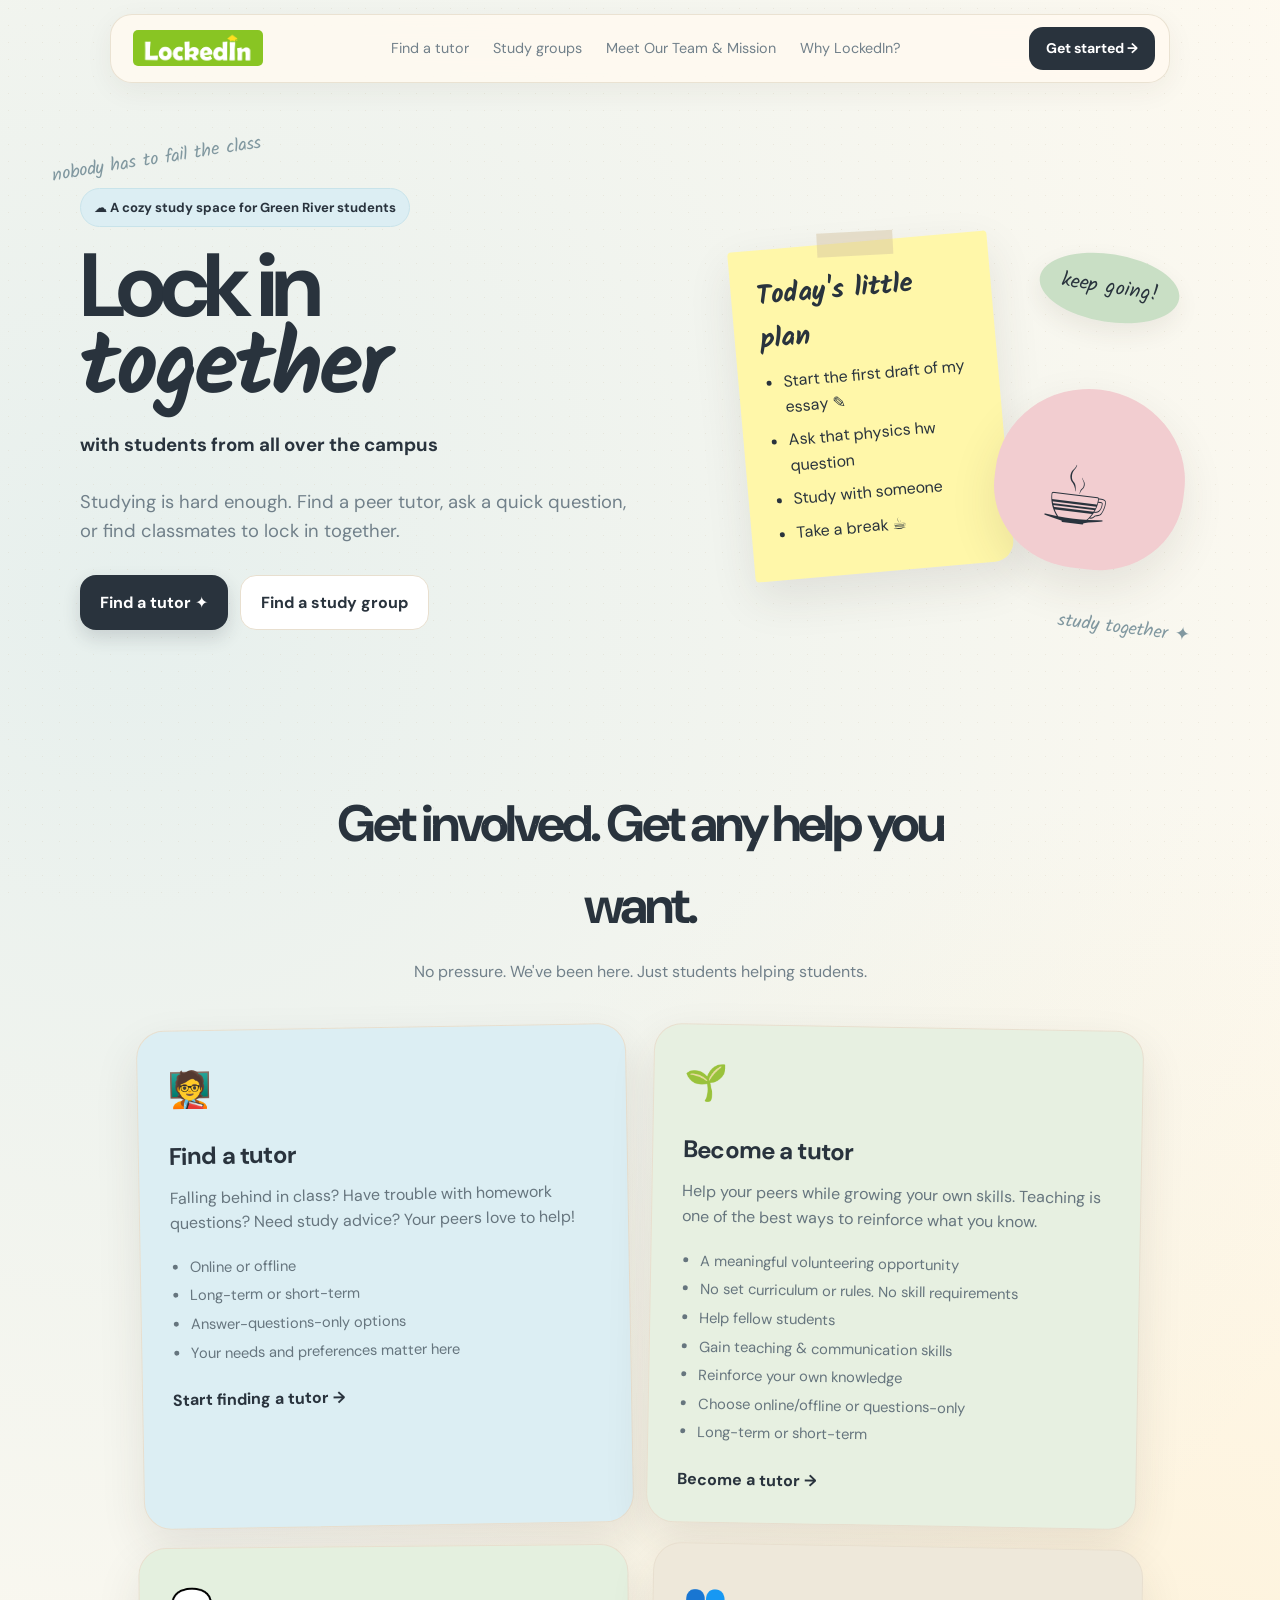
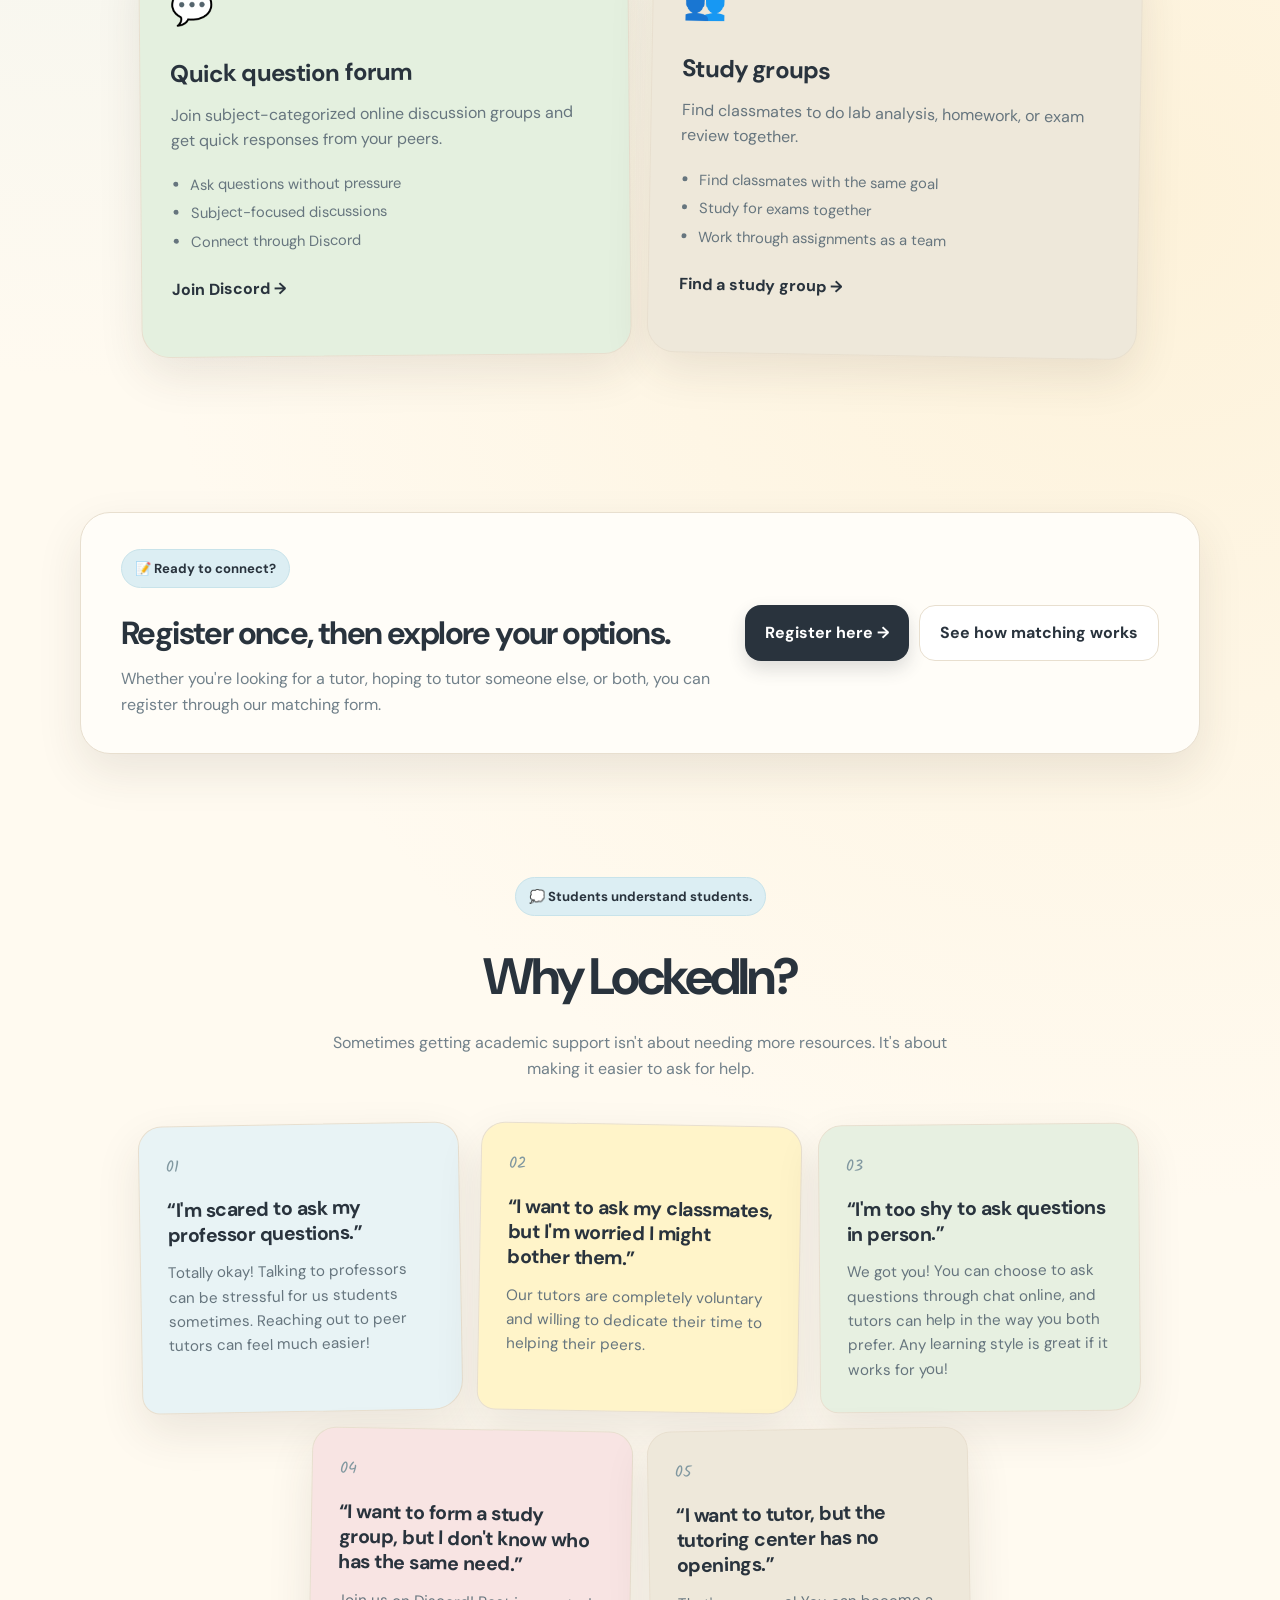
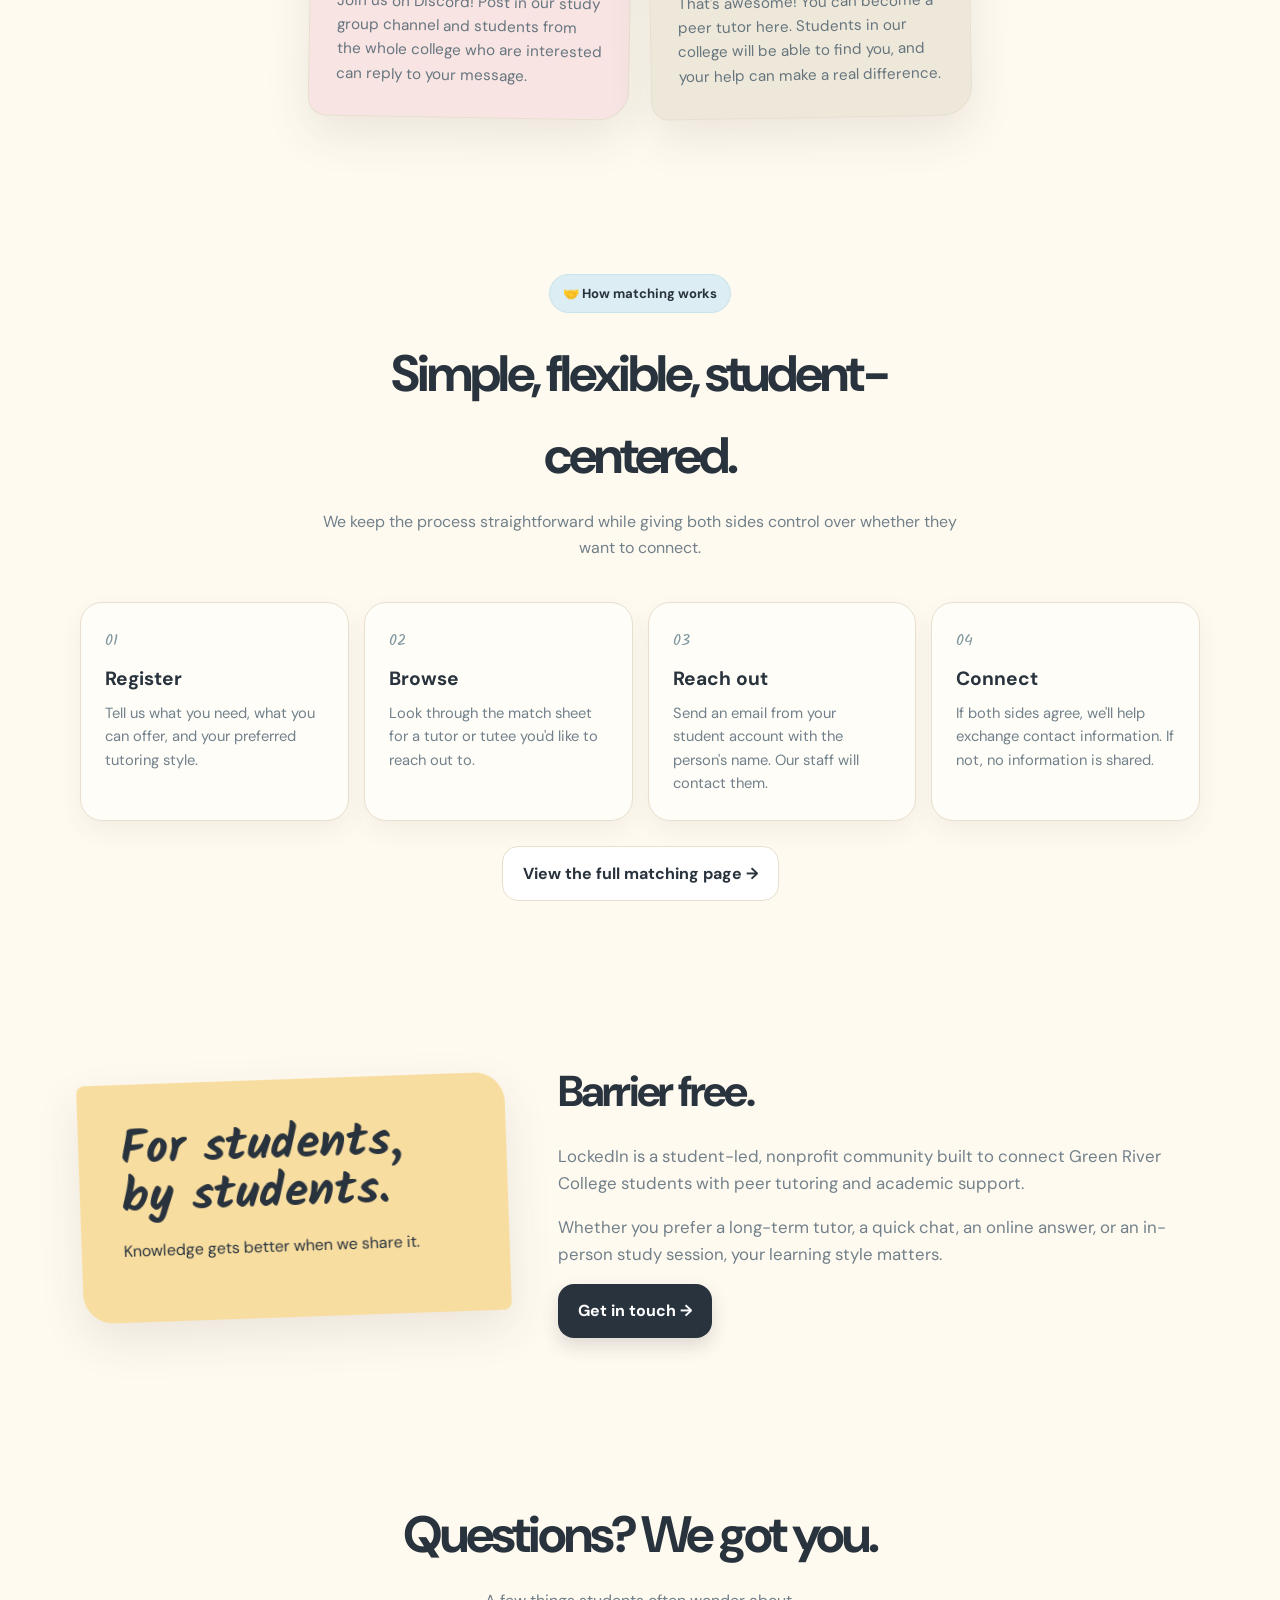
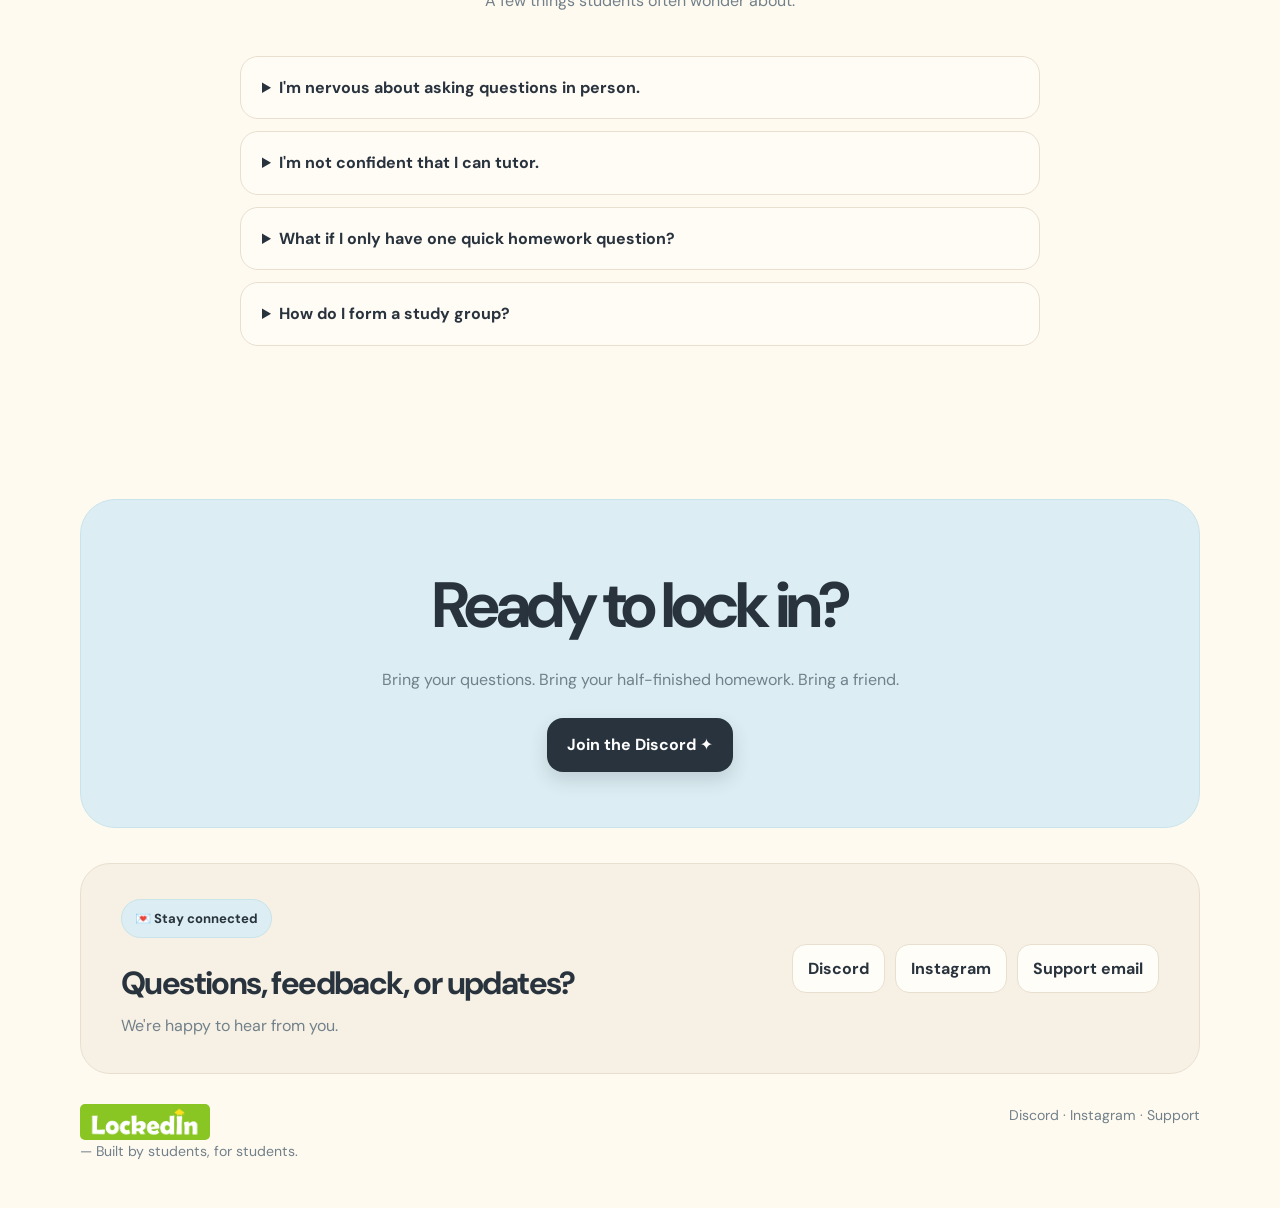
<file: index.html>
<!DOCTYPE html>
<html lang="en">
<head>
<meta charset="UTF-8">
<meta name="viewport" content="width=device-width, initial-scale=1.0">
<title>LockedIn — GRC's Academic Community</title>
<style>
@import url('https://fonts.googleapis.com/css2?family=DM+Sans:wght@400;500;600;700&family=Kalam:wght@400;700&display=swap');

:root{
  --paper:#fffaf0;
  --paper2:#f7f1e5;
  --ink:#29333d;
  --muted:#71808a;
  --blue:#b9dce8;
  --blue2:#dceef3;
  --yellow:#f8dda0;
  --green:#c9dfc5;
  --pink:#f2cdd0;
  --line:#e8dfcf;
  --shadow:0 18px 45px rgba(62,53,39,.10);
  --radius:28px;
}
*{box-sizing:border-box}
html{scroll-behavior:smooth}
body{
  margin:0;
  color:var(--ink);
  font-family:"DM Sans",system-ui,sans-serif;
  background:
    radial-gradient(circle at 10% 10%,rgba(185,220,232,.35),transparent 25%),
    radial-gradient(circle at 90% 30%,rgba(248,221,160,.28),transparent 23%),
    var(--paper);
  line-height:1.6;
}
body:before{
  content:"";
  position:fixed;inset:0;pointer-events:none;opacity:.28;
  background-image:radial-gradient(#cfc3ae .7px,transparent .7px);
  background-size:17px 17px;
}
a{text-decoration:none;color:inherit}
.container{width:min(1120px,calc(100% - 40px));margin:auto}
nav{
  position:sticky;top:14px;z-index:20;
  width:min(1060px,calc(100% - 28px));margin:14px auto 0;
  padding:12px 14px 12px 22px;
  display:flex;align-items:center;justify-content:space-between;
  background:rgba(255,250,240,.86);backdrop-filter:blur(14px);
  border:1px solid rgba(232,223,207,.9);border-radius:22px;
  box-shadow:0 8px 28px rgba(62,53,39,.06);
}
.logo {
    display: flex;
    align-items: center;
    text-decoration: none;
}

.logo img {
    width: 130px;
    height: auto;
    display: block;
    border-radius: 5px;
}
.navlinks{display:flex;gap:24px;font-size:.9rem;color:var(--muted)}
.navlinks a:hover{color:var(--ink)}
.navbtn{
  background:var(--ink);color:white;padding:10px 17px;border-radius:14px;
  font-weight:700;font-size:.88rem;
}
.hero{padding:105px 0 75px;position:relative}
.hero-grid{display:grid;grid-template-columns:1.05fr .95fr;gap:70px;align-items:center}
.kicker{
  display:inline-flex;gap:8px;align-items:center;
  padding:8px 13px;background:var(--blue2);border:1px solid #c8e3ea;
  border-radius:999px;font-size:.82rem;font-weight:700;margin-bottom:20px;
}
h1{
  margin:0;font-size:clamp(3.6rem,7vw,6.5rem);line-height:.88;
  letter-spacing:-.075em;
}
h1 .scribble{font-family:Kalam,cursive;font-weight:700;letter-spacing:-.04em}
.hero p{font-size:1.15rem;color:var(--muted);max-width:590px;margin:28px 0}
.actions{display:flex;gap:12px;flex-wrap:wrap}
.primary,.secondary{
  padding:14px 20px;border-radius:16px;font-weight:700;display:inline-flex;align-items:center;gap:8px;
}
.primary{background:var(--ink);color:white;box-shadow:0 8px 18px rgba(41,51,61,.16)}
.secondary{background:white;border:1px solid var(--line)}
.doodle{
  position:absolute;font-family:Kalam,cursive;color:#8198a0;font-size:1.15rem;
}
.d1{left:4%;top:10%;transform:rotate(-9deg)}
.d2{right:7%;bottom:10%;transform:rotate(7deg)}
.desk{position:relative;min-height:420px}
.note{
  position:absolute;padding:25px;background:#fff7a9;width:260px;
  box-shadow:var(--shadow);border-radius:4px 4px 20px 4px;
  transform:rotate(-5deg);left:8%;top:10%;
}
.note h3{font-family:Kalam,cursive;font-size:1.7rem;margin:0 0 8px}
.note ul{padding-left:20px;margin:0}
.note li{margin:8px 0}
.tape{position:absolute;width:76px;height:24px;background:rgba(210,194,157,.45);top:-10px;left:90px;transform:rotate(2deg)}
.coffee{
  position:absolute;right:3%;bottom:12%;width:190px;height:180px;
  background:var(--pink);border-radius:50% 50% 45% 45%;
  transform:rotate(7deg);box-shadow:var(--shadow);
}
.coffee:before{content:"☕";position:absolute;font-size:5rem;left:48px;top:45px}
.sticker{
  position:absolute;right:4%;top:13%;background:var(--green);
  padding:18px 22px;border-radius:50%;font-family:Kalam,cursive;font-size:1.25rem;
  transform:rotate(9deg);box-shadow:0 10px 25px rgba(62,53,39,.08)
}
.section{padding:78px 0}
.section-head{text-align:center;max-width:650px;margin:0 auto 42px}
.section-head h2{font-size:clamp(2.2rem,4vw,3.4rem);letter-spacing:-.06em;margin:0 0 12px}
.section-head p{color:var(--muted);margin:0}
.cards{display:grid;grid-template-columns:repeat(3,1fr);gap:20px}
.card{
  padding:30px;min-height:280px;border:1px solid var(--line);
  border-radius:var(--radius);box-shadow:var(--shadow);
  transition:.25s transform,.25s box-shadow;background:#fffdf8;
  position:relative;overflow:hidden;
}
.card:hover{transform:translateY(-7px) rotate(-.4deg);box-shadow:0 25px 55px rgba(62,53,39,.14)}
.card:nth-child(1){background:var(--blue2);transform:rotate(-1deg)}
.card:nth-child(2){background:#fff4c9;transform:rotate(1deg)}
.card:nth-child(3){background:#e4f0df;transform:rotate(-.5deg)}
.icon{font-size:2.2rem;margin-bottom:20px}
.card h3{font-size:1.5rem;margin:0 0 9px;letter-spacing:-.035em}
.card p{color:#66757e;margin:0 0 20px}
.card a{font-weight:700}
.question{
  background:#fffdf8;border:1px solid var(--line);border-radius:30px;
  padding:42px;box-shadow:var(--shadow);position:relative;
}
.question:after{
  content:"";position:absolute;right:35px;top:-18px;width:105px;height:34px;
  background:rgba(210,194,157,.45);transform:rotate(6deg)
}
.question h2{font-size:2.2rem;letter-spacing:-.05em;margin:0 0 8px}
.question p{color:var(--muted)}
.inputrow{display:flex;gap:10px;margin-top:24px}
.inputrow input{
  flex:1;border:1px solid var(--line);border-radius:15px;padding:15px 17px;
  font:inherit;background:#fffaf0;outline:none;
}
.inputrow input:focus{border-color:#a9cbd5}
.inputrow button{border:0;border-radius:15px;padding:0 20px;background:var(--ink);color:white;font-weight:700;font:inherit}
.about{display:grid;grid-template-columns:.8fr 1.2fr;gap:50px;align-items:center}
.about-paper{
  background:var(--yellow);padding:42px;border-radius:8px 30px 8px 30px;
  transform:rotate(-2deg);box-shadow:var(--shadow)
}
.about-paper h2{font-family:Kalam,cursive;font-size:3rem;line-height:1;margin:0 0 16px}
.about-text h2{font-size:2.7rem;letter-spacing:-.06em;margin:0 0 16px}
.about-text p{color:var(--muted);font-size:1.05rem}
.faq{display:grid;gap:12px;max-width:800px;margin:auto}
details{
  background:rgba(255,253,248,.8);border:1px solid var(--line);border-radius:18px;padding:18px 21px;
}
summary{cursor:pointer;font-weight:700}
details p{color:var(--muted);margin:12px 0 2px}
.cta{
  margin:75px auto 35px;padding:55px 30px;text-align:center;
  background:var(--blue2);border:1px solid #c8e3ea;border-radius:35px;
  position:relative;overflow:hidden;
}
.cta h2{font-size:clamp(2.4rem,5vw,4rem);letter-spacing:-.065em;margin:0 0 10px}
.cta p{color:var(--muted);margin:0 auto 25px}
footer{padding:30px 0 45px;color:var(--muted);font-size:.88rem;display:flex;justify-content:space-between}
@media(max-width:800px){
  .navlinks{display:none}.hero{padding-top:70px}.hero-grid,.about{grid-template-columns:1fr;gap:35px}
  .desk{min-height:350px}.cards{grid-template-columns:1fr}.section{padding:55px 0}
  .inputrow{flex-direction:column}.inputrow button{height:50px}
  footer{flex-direction:column;gap:10px}
}
</style>

<style id="why-locking-in-styles">
.why-section{padding-top:45px}
.why-grid{
  display:grid;
  grid-template-columns:repeat(6,1fr);
  gap:18px;
  max-width:1000px;
  margin:auto;
}
.why-card{
  grid-column:span 2;
  position:relative;
  padding:28px 27px 30px;
  min-height:245px;
  background:#fffdf8;
  border:1px solid var(--line);
  border-radius:24px 24px 30px 18px;
  box-shadow:var(--shadow);
  transition:transform .25s ease,box-shadow .25s ease;
}
.why-card:nth-child(1){background:#e8f3f5;transform:rotate(-1deg)}
.why-card:nth-child(2){background:#fff4c9;transform:rotate(1deg)}
.why-card:nth-child(3){background:#e7f0e1;transform:rotate(-.5deg)}
.why-card:nth-child(4){
  grid-column:2 / span 2;
  background:#f8e4e3;
  transform:rotate(1deg)
}
.why-card:nth-child(5){
  background:#eee8da;
  transform:rotate(-1deg)
}
.why-card:hover{
  transform:translateY(-7px) rotate(0deg);
  box-shadow:0 25px 55px rgba(62,53,39,.14);
}
.why-number{
  font-family:Kalam,cursive;
  color:#8198a0;
  font-size:1rem;
  margin-bottom:17px;
}
.why-card h3{
  font-size:1.22rem;
  line-height:1.3;
  letter-spacing:-.025em;
  margin:0 0 13px;
}
.why-card p{
  color:#66757e;
  margin:0;
  font-size:.95rem;
}
@media(max-width:800px){
  .why-grid{display:grid;grid-template-columns:1fr}
  .why-card,.why-card:nth-child(4),.why-card:nth-child(5){
    grid-column:auto;
  }
}
</style>


<style id="expanded-locking-in-styles">
.functions-grid{grid-template-columns:repeat(2,1fr);max-width:1000px;margin:auto}
.functions-grid .card{min-height:410px}
.functions-grid .card:nth-child(4){background:#eee8da;transform:rotate(1deg)}
.functions-grid .card:nth-child(4):hover{transform:translateY(-7px) rotate(0deg)}
.tutor-card{background:#e7f0e1!important}
.mini-list{padding-left:19px;margin:0 0 22px;color:#66757e;font-size:.92rem}
.mini-list li{margin:5px 0}
.registration-card{
  display:flex;align-items:center;justify-content:space-between;gap:35px;
  padding:36px 40px;background:#fffdf8;border:1px solid var(--line);
  border-radius:30px;box-shadow:var(--shadow)
}
.registration-card h2{font-size:2rem;letter-spacing:-.05em;margin:0 0 7px}
.registration-card p{color:var(--muted);margin:0;max-width:620px}
.registration-actions{display:flex;gap:10px;flex-wrap:wrap;flex-shrink:0}
.process-grid{display:grid;grid-template-columns:repeat(4,1fr);gap:15px}
.process-step{
  background:#fffdf8;border:1px solid var(--line);border-radius:22px;
  padding:24px;box-shadow:0 10px 25px rgba(62,53,39,.06)
}
.process-step span{font-family:Kalam,cursive;color:#8198a0}
.process-step h3{margin:10px 0 7px;font-size:1.2rem}
.process-step p{margin:0;color:var(--muted);font-size:.92rem}
.process-link{text-align:center;margin-top:25px}
.contact-strip{
  display:flex;align-items:center;justify-content:space-between;gap:25px;
  padding:35px 40px;background:#f7f1e5;border:1px solid var(--line);
  border-radius:30px
}
.contact-strip h2{margin:0 0 4px;font-size:2rem;letter-spacing:-.05em}
.contact-strip p{margin:0;color:var(--muted)}
.contact-links{display:flex;gap:10px;flex-wrap:wrap}
.contact-links a{
  padding:11px 15px;border:1px solid var(--line);border-radius:14px;
  background:#fffdf8;font-weight:700
}
footer a:hover,.contact-links a:hover{color:#587681}
@media(max-width:800px){
  .functions-grid{grid-template-columns:1fr}
  .registration-card,.contact-strip{flex-direction:column;align-items:flex-start}
  .process-grid{grid-template-columns:1fr 1fr}
}
@media(max-width:520px){
  .process-grid{grid-template-columns:1fr}
}
</style>

</head>
<body>

<nav>
  <a class="logo" href="#"><img src="logo.png" alt="Locking In"></a>
  <div class="navlinks">
    <a href="match_new.html">Find a tutor</a>
    <a href="#groups">Study groups</a>
    <a href="mission.html">Meet Our Team & Mission</a>
    <a href="#why">Why LockedIn?</a>
  </div>
  <a class="navbtn" href="#start">Get started →</a>
</nav>

<main>
<section class="hero">
  <span class="doodle d1">nobody has to fail the class</span>
  <span class="doodle d2">study together ✦</span>
  <div class="container hero-grid">
    <div>
      <div class="kicker">☁️ A cozy study space for Green River students</div>
      <h1>Lock in<br><span class="scribble">together</span></h1>
      <h3>       with students from all over the campus</h3>
      <p>Studying is hard enough. Find a peer tutor, ask a quick question, or find classmates to lock in together.</p>
      <div class="actions" id="start">
        <a class="primary" href="#find">Find a tutor ✦</a>
        <a class="secondary" href="#groups">Find a study group</a>
      </div>
    </div>
    <div class="desk" aria-hidden="true">
      <div class="note">
        <div class="tape"></div>
        <h3>Today's little plan</h3>
        <ul>
          <li>Start the first draft of my essay ✎</li>
          <li>Ask that physics hw question</li>
          <li>Study with someone</li>
          <li>Take a break ☕</li>
        </ul>
      </div>
      <div class="sticker">keep going!</div>
      <div class="coffee"></div>
    </div>
  </div>
</section>

<section class="section" id="find">
  <div class="container">
    <div class="section-head">
      <h2>Get involved. <span class="scribble"> Get any help you want.</span></h2>
      <p>No pressure. We've been here. Just students helping students.</p>
    </div>
    <div class="cards functions-grid">
      <article class="card">
        <div class="icon">🧑‍🏫</div>
        <h3>Find a tutor</h3>
        <p>Falling behind in class? Have trouble with homework questions? Need study advice? Your peers love to help!</p>
        <ul class="mini-list">
          <li>Online or offline</li>
          <li>Long-term or short-term</li>
          <li>Answer-questions-only options</li>
          <li>Your needs and preferences matter here</li>
        </ul>
        <a href="match_new.html">Start finding a tutor →</a>
      </article>

      <article class="card tutor-card">
        <div class="icon">🌱</div>
        <h3>Become a tutor</h3>
        <p>Help your peers while growing your own skills. Teaching is one of the best ways to reinforce what you know.</p>
        <ul class="mini-list">
          <li>A meaningful volunteering opportunity</li>
          <li>No set curriculum or rules. No skill requirements</li>
          <li>Help fellow students</li>
          <li>Gain teaching & communication skills</li>
          <li>Reinforce your own knowledge</li>
          <li>Choose online/offline or questions-only</li>
          <li>Long-term or short-term</li>
        </ul>
        <a href="match_new.html">Become a tutor →</a>
      </article>

      <article class="card" id="forum">
        <div class="icon">💬</div>
        <h3>Quick question forum</h3>
        <p>Join subject-categorized online discussion groups and get quick responses from your peers.</p>
        <ul class="mini-list">
          <li>Ask questions without pressure</li>
          <li>Subject-focused discussions</li>
          <li>Connect through Discord</li>
        </ul>
        <a href="https://discord.gg/nTNX9pep7" target="_blank" rel="noopener noreferrer">Join Discord →</a>
      </article>

      <article class="card" id="groups">
        <div class="icon">👥</div>
        <h3>Study groups</h3>
        <p>Find classmates to do lab analysis, homework, or exam review together.</p>
        <ul class="mini-list">
          <li>Find classmates with the same goal</li>
          <li>Study for exams together</li>
          <li>Work through assignments as a team</li>
        </ul>
        <a href="https://discord.gg/nTNX9pep7" target="_blank" rel="noopener noreferrer">Find a study group →</a>
      </article>
    </div>
  </div>
</section>

<section class="section registration-section">
  <div class="container">
    <div class="registration-card">
      <div>
        <div class="kicker">📝 Ready to connect?</div>
        <h2>Register once, then explore your options.</h2>
        <p>Whether you're looking for a tutor, hoping to tutor someone else, or both, you can register through our matching form.</p>
      </div>
      <div class="registration-actions">
        <a class="primary" href="https://docs.google.com/forms/d/e/1FAIpQLSfHyDLLz7OoxUFqZuZju-emJJpOAn-7ZxkcCAtawxsUZliJYw/viewform?usp=header" target="_blank" rel="noopener noreferrer">Register here →</a>
        <a class="secondary" href="match_new.html">See how matching works</a>
      </div>
    </div>
  </div>
</section>

<section class="section why-section" id="why">
  <div class="container">
    <div class="section-head">
      <div class="kicker">💭 Students understand students.</div>
      <h2>Why <span class="scribble">LockedIn?</span></h2>
      <p>Sometimes getting academic support isn't about needing more resources. It's about making it easier to ask for help.</p>
    </div>

    <div class="why-grid">
      <article class="why-card">
        <div class="why-number">01</div>
        <h3>“I'm scared to ask my professor questions.”</h3>
        <p>Totally okay! Talking to professors can be stressful for us students sometimes. Reaching out to peer tutors can feel much easier!</p>
      </article>

      <article class="why-card">
        <div class="why-number">02</div>
        <h3>“I want to ask my classmates, but I'm worried I might bother them.”</h3>
        <p>Our tutors are completely voluntary and willing to dedicate their time to helping their peers.</p>
      </article>

      <article class="why-card">
        <div class="why-number">03</div>
        <h3>“I'm too shy to ask questions in person.”</h3>
        <p>We got you! You can choose to ask questions through chat online, and tutors can help in the way you both prefer. Any learning style is great if it works for you!</p>
      </article>

      <article class="why-card">
        <div class="why-number">04</div>
        <h3>“I want to form a study group, but I don't know who has the same need.”</h3>
        <p>Join us on Discord! Post in our study group channel and students from the whole college who are interested can reply to your message.</p>
      </article>

      <article class="why-card">
        <div class="why-number">05</div>
        <h3>“I want to tutor, but the tutoring center has no openings.”</h3>
        <p>That's awesome! You can become a peer tutor here. Students in our college will be able to find you, and your help can make a real difference.</p>
      </article>
    </div>
  </div>
</section>

<section class="section process-section" id="matching">
  <div class="container">
    <div class="section-head">
      <div class="kicker">🤝 How matching works</div>
      <h2>Simple, flexible, student-centered.</h2>
      <p>We keep the process straightforward while giving both sides control over whether they want to connect.</p>
    </div>
    <div class="process-grid">
      <div class="process-step"><span>01</span><h3>Register</h3><p>Tell us what you need, what you can offer, and your preferred tutoring style.</p></div>
      <div class="process-step"><span>02</span><h3>Browse</h3><p>Look through the match sheet for a tutor or tutee you'd like to reach out to.</p></div>
      <div class="process-step"><span>03</span><h3>Reach out</h3><p>Send an email from your student account with the person's name. Our staff will contact them.</p></div>
      <div class="process-step"><span>04</span><h3>Connect</h3><p>If both sides agree, we'll help exchange contact information. If not, no information is shared.</p></div>
    </div>
    <div class="process-link"><a class="secondary" href="match_new.html">View the full matching page →</a></div>
  </div>
</section>

<section class="section" id="about">
  <div class="container about">
    <div class="about-paper">
      <h2>For students,<br>by students.</h2>
      <p>Knowledge gets better when we share it.</p>
    </div>
    <div class="about-text">
      <h2>Barrier free.</h2>
      <p>LockedIn is a student-led, nonprofit community built to connect Green River College students with peer tutoring and academic support.</p>
      <p>Whether you prefer a long-term tutor, a quick chat, an online answer, or an in-person study session, your learning style matters.</p>
      <a class="primary" href="#contact">Get in touch →</a>
    </div>
  </div>
</section>

<section class="section" id="faq">
  <div class="container">
    <div class="section-head">
      <h2>Questions? We got you.</h2>
      <p>A few things students often wonder about.</p>
    </div>
    <div class="faq">
      <details><summary>I'm nervous about asking questions in person.</summary><p> We got you! You can choose any format that feels comfortable, including asking questions online.</p></details>
      <details><summary>I'm not confident that I can tutor.</summary><p>No worries! You don't need to know everything to tutor, and you won't be giving serious lectures onstage. You can help in many ways including explaining homework problems, sharing notes you took, or even share study advice.</p></details>
      <details><summary>What if I only have one quick homework question?</summary><p>That's exactly what the quick-question forum is for. You don't need to commit to a long-term tutoring arrangement.</p></details>
      <details><summary>How do I form a study group?</summary><p>Join our Discord, make a post, and find classmates/students who want to work together.</p></details>
    </div>
  </div>
</section>

<section class="container">
  <div class="cta">
    <h2>Ready to lock in?</h2>
    <p>Bring your questions. Bring your half-finished homework. Bring a friend.</p>
    <a class="primary" href="https://discord.gg/nTNX9pep7" target="_blank" rel="noopener noreferrer">Join the Discord ✦</a>
  </div>
</section>
</main>

<section class="container" id="contact">
  <div class="contact-strip">
    <div>
      <div class="kicker">💌 Stay connected</div>
      <h2>Questions, feedback, or updates?</h2>
      <p>We're happy to hear from you.</p>
    </div>
    <div class="contact-links">
      <a href="https://discord.gg/nTNX9pep7" target="_blank" rel="noopener noreferrer">Discord</a>
      <a href="https://www.instagram.com/lockingin.grc?igsh=MWtwNnF1YmJ5eG1uag%3D%3D&utm_source=qr" target="_blank" rel="noopener noreferrer">Instagram</a>
      <a href="mailto:wang.ziqi@student.greenriver.edu">Support email</a>
    </div>
  </div>
</section>

<footer class="container">
  <div><a class="logo" href="index.html">
    <img src="logo.png" alt="Locking In">
</a> — Built by students, for students.</div>
  <div>
    <a href="https://discord.gg/nTNX9pep7" target="_blank" rel="noopener noreferrer">Discord</a>
    · <a href="https://www.instagram.com/lockingin.grc?igsh=MWtwNnF1YmJ5eG1uag%3D%3D&utm_source=qr" target="_blank" rel="noopener noreferrer">Instagram</a>
    · <a href="mailto:wang.ziqi@student.greenriver.edu">Support</a>
  </div>
</footer>

</body>
</html>
</file>
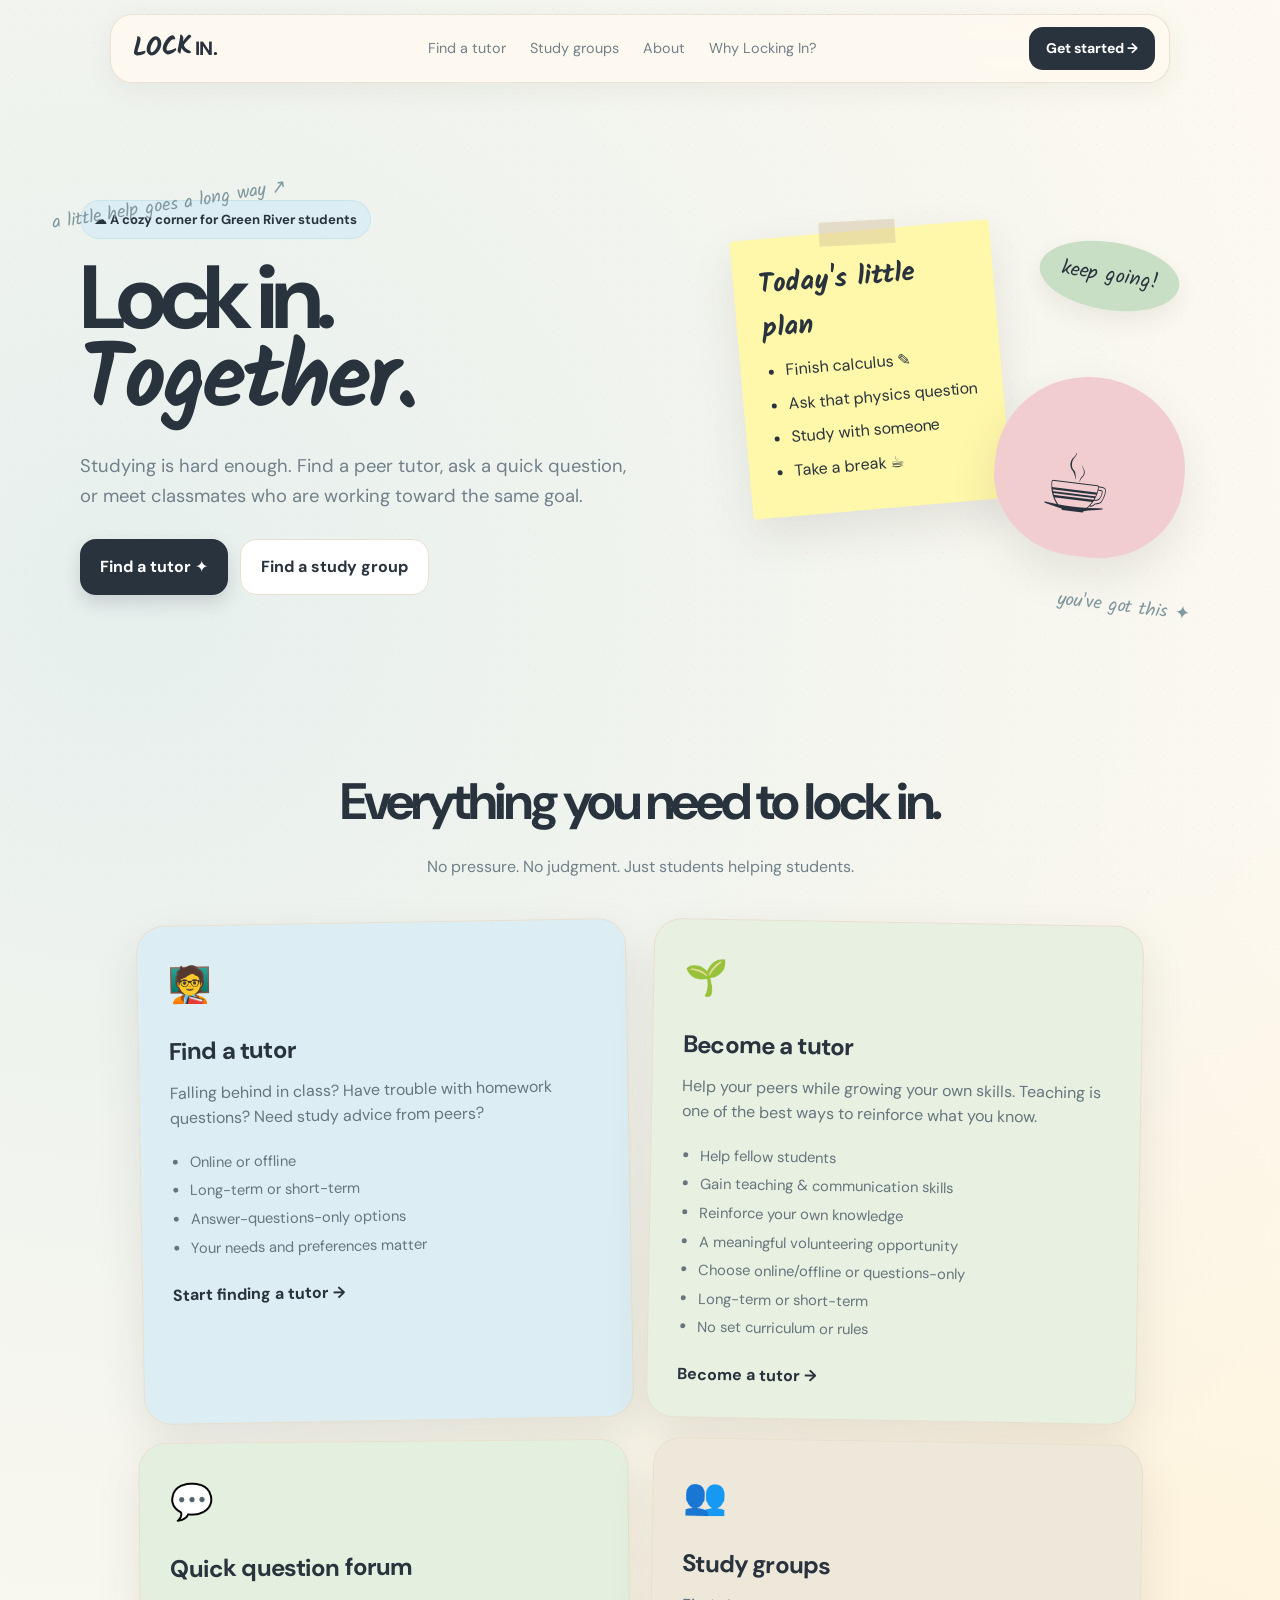
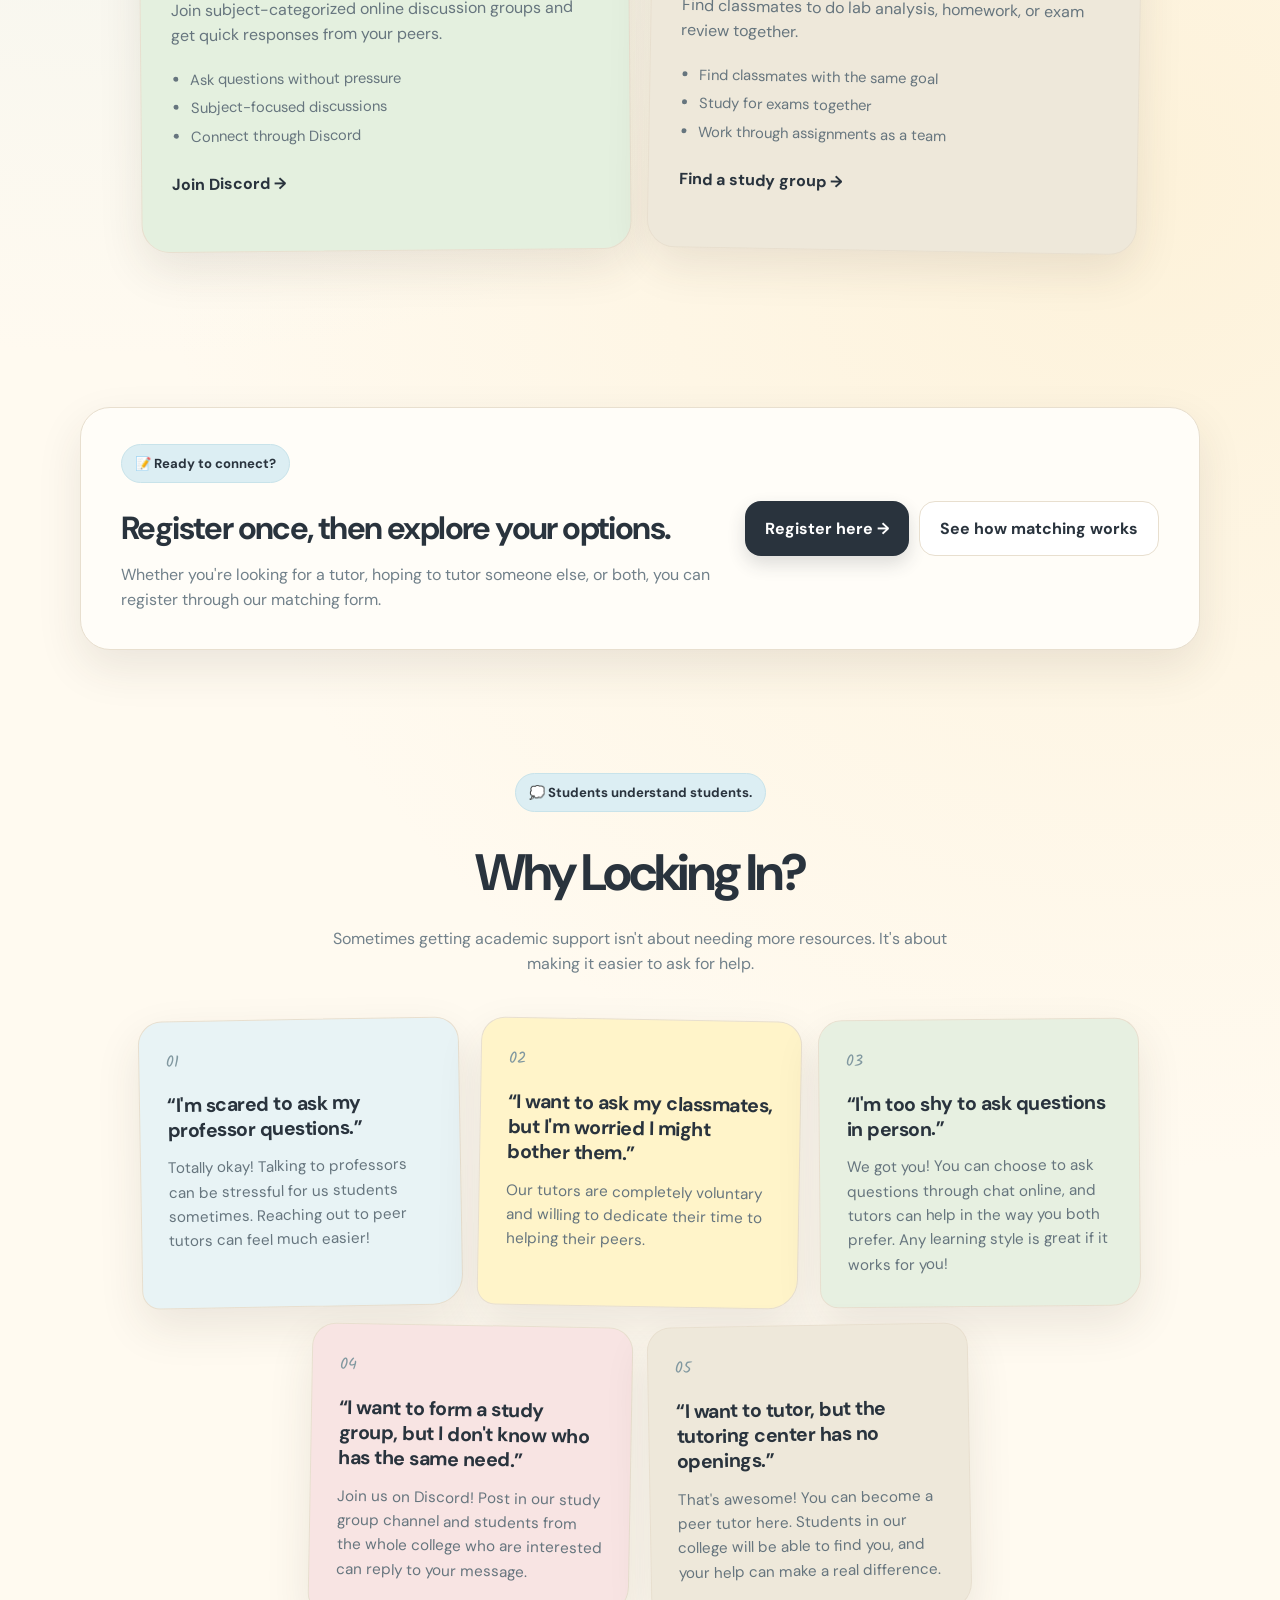
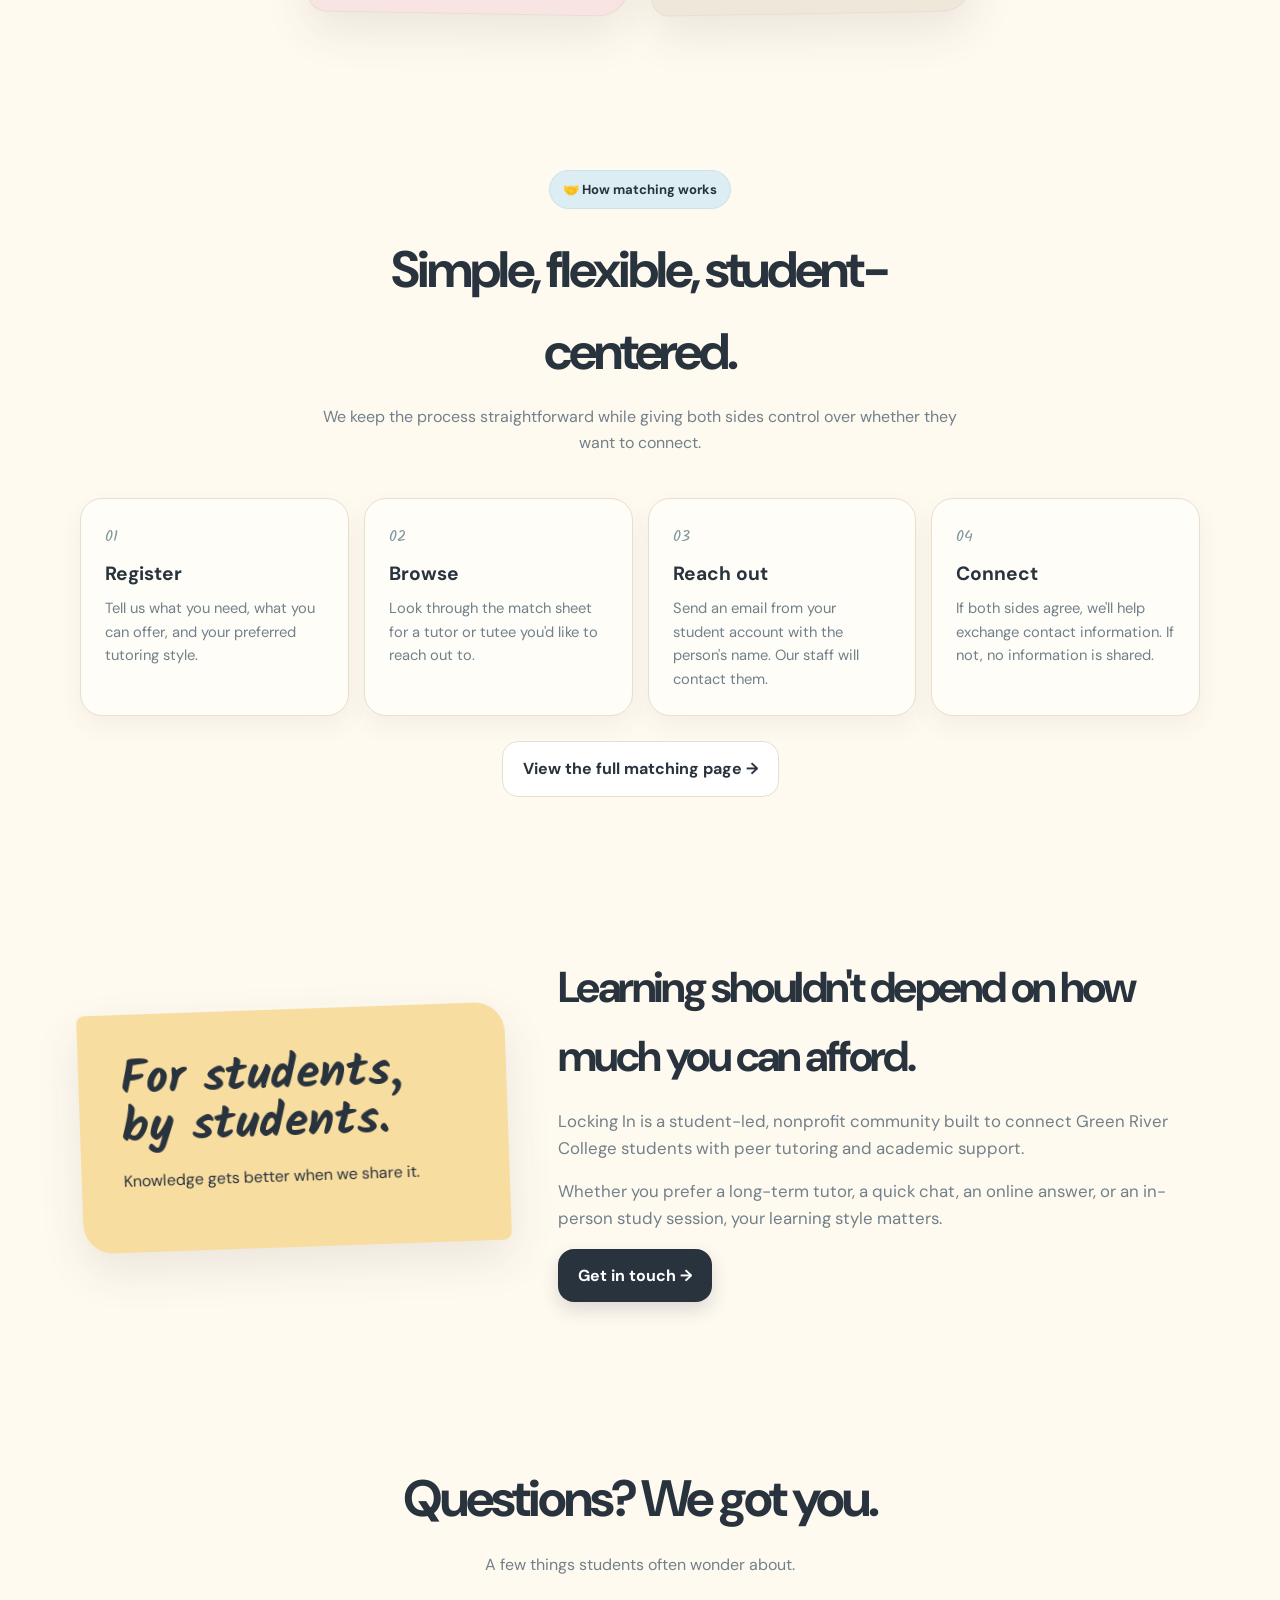
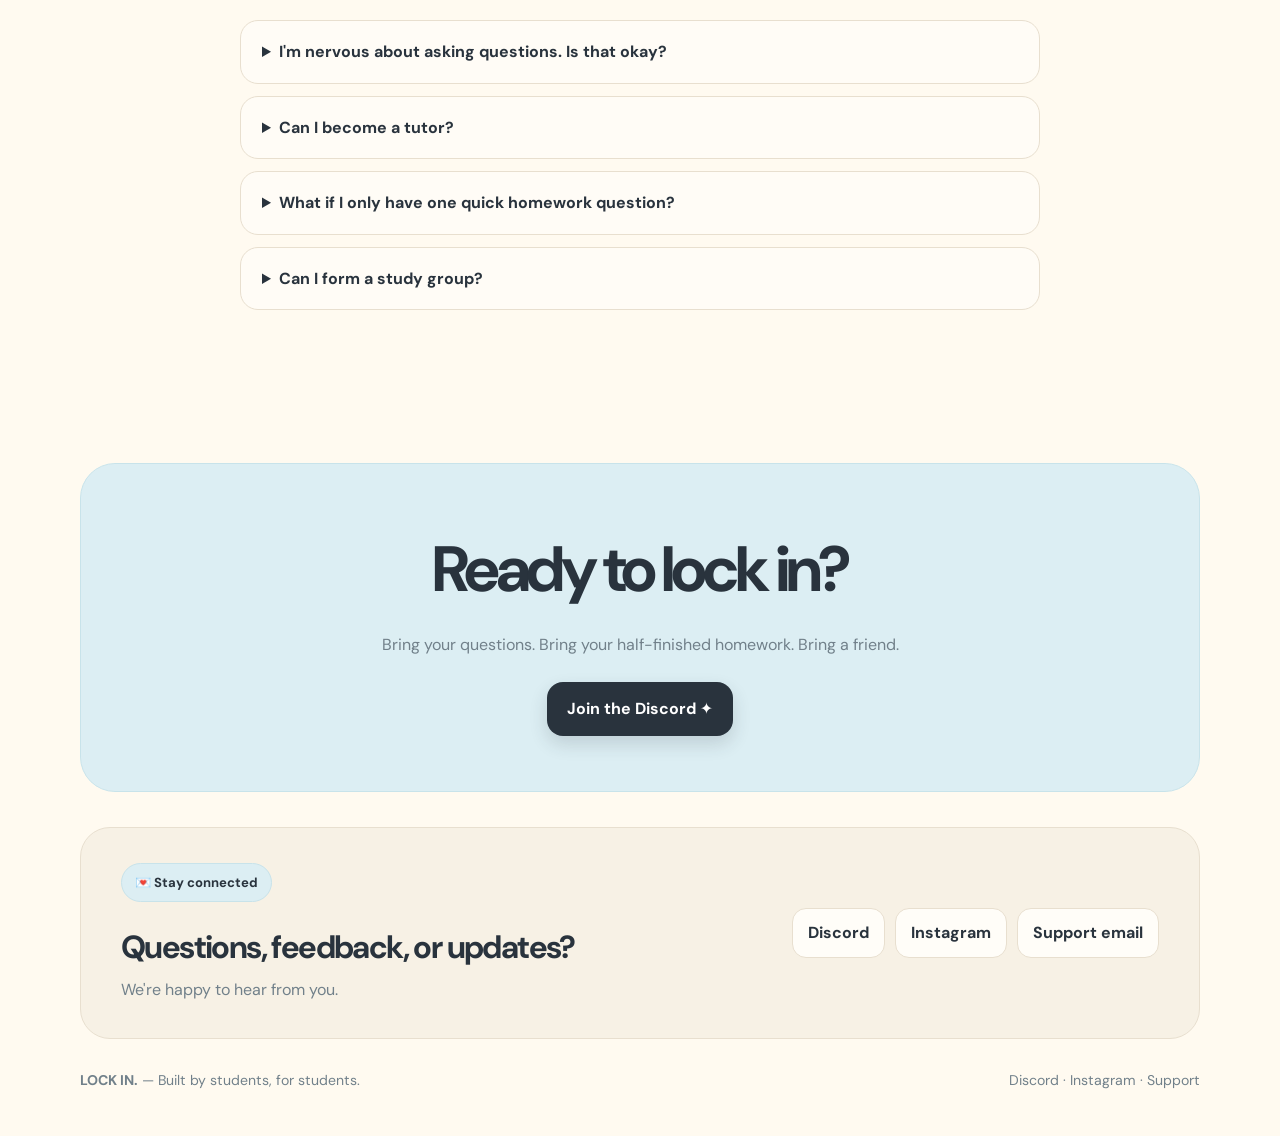
<file: new/index.html>
<!DOCTYPE html>
<html lang="en">
<head>
<meta charset="UTF-8">
<meta name="viewport" content="width=device-width, initial-scale=1.0">
<title>Locking In — Cozy Study Space</title>
<style>
@import url('https://fonts.googleapis.com/css2?family=DM+Sans:wght@400;500;600;700&family=Kalam:wght@400;700&display=swap');

:root{
  --paper:#fffaf0;
  --paper2:#f7f1e5;
  --ink:#29333d;
  --muted:#71808a;
  --blue:#b9dce8;
  --blue2:#dceef3;
  --yellow:#f8dda0;
  --green:#c9dfc5;
  --pink:#f2cdd0;
  --line:#e8dfcf;
  --shadow:0 18px 45px rgba(62,53,39,.10);
  --radius:28px;
}
*{box-sizing:border-box}
html{scroll-behavior:smooth}
body{
  margin:0;
  color:var(--ink);
  font-family:"DM Sans",system-ui,sans-serif;
  background:
    radial-gradient(circle at 10% 10%,rgba(185,220,232,.35),transparent 25%),
    radial-gradient(circle at 90% 30%,rgba(248,221,160,.28),transparent 23%),
    var(--paper);
  line-height:1.6;
}
body:before{
  content:"";
  position:fixed;inset:0;pointer-events:none;opacity:.28;
  background-image:radial-gradient(#cfc3ae .7px,transparent .7px);
  background-size:17px 17px;
}
a{text-decoration:none;color:inherit}
.container{width:min(1120px,calc(100% - 40px));margin:auto}
nav{
  position:sticky;top:14px;z-index:20;
  width:min(1060px,calc(100% - 28px));margin:14px auto 0;
  padding:12px 14px 12px 22px;
  display:flex;align-items:center;justify-content:space-between;
  background:rgba(255,250,240,.86);backdrop-filter:blur(14px);
  border:1px solid rgba(232,223,207,.9);border-radius:22px;
  box-shadow:0 8px 28px rgba(62,53,39,.06);
}
.logo{font-weight:800;letter-spacing:-.04em;font-size:1.2rem}
.logo span{display:inline-block;transform:rotate(-2deg);font-family:Kalam,cursive;font-size:1.35em}
.navlinks{display:flex;gap:24px;font-size:.9rem;color:var(--muted)}
.navlinks a:hover{color:var(--ink)}
.navbtn{
  background:var(--ink);color:white;padding:10px 17px;border-radius:14px;
  font-weight:700;font-size:.88rem;
}
.hero{padding:105px 0 75px;position:relative}
.hero-grid{display:grid;grid-template-columns:1.05fr .95fr;gap:70px;align-items:center}
.kicker{
  display:inline-flex;gap:8px;align-items:center;
  padding:8px 13px;background:var(--blue2);border:1px solid #c8e3ea;
  border-radius:999px;font-size:.82rem;font-weight:700;margin-bottom:20px;
}
h1{
  margin:0;font-size:clamp(3.6rem,7vw,6.5rem);line-height:.88;
  letter-spacing:-.075em;
}
h1 .scribble{font-family:Kalam,cursive;font-weight:700;letter-spacing:-.04em}
.hero p{font-size:1.15rem;color:var(--muted);max-width:590px;margin:28px 0}
.actions{display:flex;gap:12px;flex-wrap:wrap}
.primary,.secondary{
  padding:14px 20px;border-radius:16px;font-weight:700;display:inline-flex;align-items:center;gap:8px;
}
.primary{background:var(--ink);color:white;box-shadow:0 8px 18px rgba(41,51,61,.16)}
.secondary{background:white;border:1px solid var(--line)}
.doodle{
  position:absolute;font-family:Kalam,cursive;color:#8198a0;font-size:1.15rem;
}
.d1{left:4%;top:18%;transform:rotate(-9deg)}
.d2{right:7%;bottom:10%;transform:rotate(7deg)}
.desk{position:relative;min-height:420px}
.note{
  position:absolute;padding:25px;background:#fff7a9;width:260px;
  box-shadow:var(--shadow);border-radius:4px 4px 20px 4px;
  transform:rotate(-5deg);left:8%;top:10%;
}
.note h3{font-family:Kalam,cursive;font-size:1.7rem;margin:0 0 8px}
.note ul{padding-left:20px;margin:0}
.note li{margin:8px 0}
.tape{position:absolute;width:76px;height:24px;background:rgba(210,194,157,.45);top:-10px;left:90px;transform:rotate(2deg)}
.coffee{
  position:absolute;right:3%;bottom:12%;width:190px;height:180px;
  background:var(--pink);border-radius:50% 50% 45% 45%;
  transform:rotate(7deg);box-shadow:var(--shadow);
}
.coffee:before{content:"☕";position:absolute;font-size:5rem;left:48px;top:45px}
.sticker{
  position:absolute;right:4%;top:13%;background:var(--green);
  padding:18px 22px;border-radius:50%;font-family:Kalam,cursive;font-size:1.25rem;
  transform:rotate(9deg);box-shadow:0 10px 25px rgba(62,53,39,.08)
}
.section{padding:78px 0}
.section-head{text-align:center;max-width:650px;margin:0 auto 42px}
.section-head h2{font-size:clamp(2.2rem,4vw,3.4rem);letter-spacing:-.06em;margin:0 0 12px}
.section-head p{color:var(--muted);margin:0}
.cards{display:grid;grid-template-columns:repeat(3,1fr);gap:20px}
.card{
  padding:30px;min-height:280px;border:1px solid var(--line);
  border-radius:var(--radius);box-shadow:var(--shadow);
  transition:.25s transform,.25s box-shadow;background:#fffdf8;
  position:relative;overflow:hidden;
}
.card:hover{transform:translateY(-7px) rotate(-.4deg);box-shadow:0 25px 55px rgba(62,53,39,.14)}
.card:nth-child(1){background:var(--blue2);transform:rotate(-1deg)}
.card:nth-child(2){background:#fff4c9;transform:rotate(1deg)}
.card:nth-child(3){background:#e4f0df;transform:rotate(-.5deg)}
.icon{font-size:2.2rem;margin-bottom:20px}
.card h3{font-size:1.5rem;margin:0 0 9px;letter-spacing:-.035em}
.card p{color:#66757e;margin:0 0 20px}
.card a{font-weight:700}
.question{
  background:#fffdf8;border:1px solid var(--line);border-radius:30px;
  padding:42px;box-shadow:var(--shadow);position:relative;
}
.question:after{
  content:"";position:absolute;right:35px;top:-18px;width:105px;height:34px;
  background:rgba(210,194,157,.45);transform:rotate(6deg)
}
.question h2{font-size:2.2rem;letter-spacing:-.05em;margin:0 0 8px}
.question p{color:var(--muted)}
.inputrow{display:flex;gap:10px;margin-top:24px}
.inputrow input{
  flex:1;border:1px solid var(--line);border-radius:15px;padding:15px 17px;
  font:inherit;background:#fffaf0;outline:none;
}
.inputrow input:focus{border-color:#a9cbd5}
.inputrow button{border:0;border-radius:15px;padding:0 20px;background:var(--ink);color:white;font-weight:700;font:inherit}
.about{display:grid;grid-template-columns:.8fr 1.2fr;gap:50px;align-items:center}
.about-paper{
  background:var(--yellow);padding:42px;border-radius:8px 30px 8px 30px;
  transform:rotate(-2deg);box-shadow:var(--shadow)
}
.about-paper h2{font-family:Kalam,cursive;font-size:3rem;line-height:1;margin:0 0 16px}
.about-text h2{font-size:2.7rem;letter-spacing:-.06em;margin:0 0 16px}
.about-text p{color:var(--muted);font-size:1.05rem}
.faq{display:grid;gap:12px;max-width:800px;margin:auto}
details{
  background:rgba(255,253,248,.8);border:1px solid var(--line);border-radius:18px;padding:18px 21px;
}
summary{cursor:pointer;font-weight:700}
details p{color:var(--muted);margin:12px 0 2px}
.cta{
  margin:75px auto 35px;padding:55px 30px;text-align:center;
  background:var(--blue2);border:1px solid #c8e3ea;border-radius:35px;
  position:relative;overflow:hidden;
}
.cta h2{font-size:clamp(2.4rem,5vw,4rem);letter-spacing:-.065em;margin:0 0 10px}
.cta p{color:var(--muted);margin:0 auto 25px}
footer{padding:30px 0 45px;color:var(--muted);font-size:.88rem;display:flex;justify-content:space-between}
@media(max-width:800px){
  .navlinks{display:none}.hero{padding-top:70px}.hero-grid,.about{grid-template-columns:1fr;gap:35px}
  .desk{min-height:350px}.cards{grid-template-columns:1fr}.section{padding:55px 0}
  .inputrow{flex-direction:column}.inputrow button{height:50px}
  footer{flex-direction:column;gap:10px}
}
</style>

<style id="why-locking-in-styles">
.why-section{padding-top:45px}
.why-grid{
  display:grid;
  grid-template-columns:repeat(6,1fr);
  gap:18px;
  max-width:1000px;
  margin:auto;
}
.why-card{
  grid-column:span 2;
  position:relative;
  padding:28px 27px 30px;
  min-height:245px;
  background:#fffdf8;
  border:1px solid var(--line);
  border-radius:24px 24px 30px 18px;
  box-shadow:var(--shadow);
  transition:transform .25s ease,box-shadow .25s ease;
}
.why-card:nth-child(1){background:#e8f3f5;transform:rotate(-1deg)}
.why-card:nth-child(2){background:#fff4c9;transform:rotate(1deg)}
.why-card:nth-child(3){background:#e7f0e1;transform:rotate(-.5deg)}
.why-card:nth-child(4){
  grid-column:2 / span 2;
  background:#f8e4e3;
  transform:rotate(1deg)
}
.why-card:nth-child(5){
  background:#eee8da;
  transform:rotate(-1deg)
}
.why-card:hover{
  transform:translateY(-7px) rotate(0deg);
  box-shadow:0 25px 55px rgba(62,53,39,.14);
}
.why-number{
  font-family:Kalam,cursive;
  color:#8198a0;
  font-size:1rem;
  margin-bottom:17px;
}
.why-card h3{
  font-size:1.22rem;
  line-height:1.3;
  letter-spacing:-.025em;
  margin:0 0 13px;
}
.why-card p{
  color:#66757e;
  margin:0;
  font-size:.95rem;
}
@media(max-width:800px){
  .why-grid{display:grid;grid-template-columns:1fr}
  .why-card,.why-card:nth-child(4),.why-card:nth-child(5){
    grid-column:auto;
  }
}
</style>


<style id="expanded-locking-in-styles">
.functions-grid{grid-template-columns:repeat(2,1fr);max-width:1000px;margin:auto}
.functions-grid .card{min-height:410px}
.functions-grid .card:nth-child(4){background:#eee8da;transform:rotate(1deg)}
.functions-grid .card:nth-child(4):hover{transform:translateY(-7px) rotate(0deg)}
.tutor-card{background:#e7f0e1!important}
.mini-list{padding-left:19px;margin:0 0 22px;color:#66757e;font-size:.92rem}
.mini-list li{margin:5px 0}
.registration-card{
  display:flex;align-items:center;justify-content:space-between;gap:35px;
  padding:36px 40px;background:#fffdf8;border:1px solid var(--line);
  border-radius:30px;box-shadow:var(--shadow)
}
.registration-card h2{font-size:2rem;letter-spacing:-.05em;margin:0 0 7px}
.registration-card p{color:var(--muted);margin:0;max-width:620px}
.registration-actions{display:flex;gap:10px;flex-wrap:wrap;flex-shrink:0}
.process-grid{display:grid;grid-template-columns:repeat(4,1fr);gap:15px}
.process-step{
  background:#fffdf8;border:1px solid var(--line);border-radius:22px;
  padding:24px;box-shadow:0 10px 25px rgba(62,53,39,.06)
}
.process-step span{font-family:Kalam,cursive;color:#8198a0}
.process-step h3{margin:10px 0 7px;font-size:1.2rem}
.process-step p{margin:0;color:var(--muted);font-size:.92rem}
.process-link{text-align:center;margin-top:25px}
.contact-strip{
  display:flex;align-items:center;justify-content:space-between;gap:25px;
  padding:35px 40px;background:#f7f1e5;border:1px solid var(--line);
  border-radius:30px
}
.contact-strip h2{margin:0 0 4px;font-size:2rem;letter-spacing:-.05em}
.contact-strip p{margin:0;color:var(--muted)}
.contact-links{display:flex;gap:10px;flex-wrap:wrap}
.contact-links a{
  padding:11px 15px;border:1px solid var(--line);border-radius:14px;
  background:#fffdf8;font-weight:700
}
footer a:hover,.contact-links a:hover{color:#587681}
@media(max-width:800px){
  .functions-grid{grid-template-columns:1fr}
  .registration-card,.contact-strip{flex-direction:column;align-items:flex-start}
  .process-grid{grid-template-columns:1fr 1fr}
}
@media(max-width:520px){
  .process-grid{grid-template-columns:1fr}
}
</style>

</head>
<body>

<nav>
  <a class="logo" href="#"><span>LOCK</span> IN.</a>
  <div class="navlinks">
    <a href="match_new.html">Find a tutor</a>
    <a href="#groups">Study groups</a>
    <a href="#about">About</a>
    <a href="#why">Why Locking In?</a>
  </div>
  <a class="navbtn" href="#start">Get started →</a>
</nav>

<main>
<section class="hero">
  <span class="doodle d1">a little help goes a long way ↗</span>
  <span class="doodle d2">you've got this ✦</span>
  <div class="container hero-grid">
    <div>
      <div class="kicker">☁️ A cozy corner for Green River students</div>
      <h1>Lock in.<br><span class="scribble">Together.</span></h1>
      <p>Studying is hard enough. Find a peer tutor, ask a quick question, or meet classmates who are working toward the same goal.</p>
      <div class="actions" id="start">
        <a class="primary" href="#find">Find a tutor ✦</a>
        <a class="secondary" href="#groups">Find a study group</a>
      </div>
    </div>
    <div class="desk" aria-hidden="true">
      <div class="note">
        <div class="tape"></div>
        <h3>Today's little plan</h3>
        <ul>
          <li>Finish calculus ✎</li>
          <li>Ask that physics question</li>
          <li>Study with someone</li>
          <li>Take a break ☕</li>
        </ul>
      </div>
      <div class="sticker">keep going!</div>
      <div class="coffee"></div>
    </div>
  </div>
</section>

<section class="section" id="find">
  <div class="container">
    <div class="section-head">
      <h2>Everything you need to <span class="scribble">lock in.</span></h2>
      <p>No pressure. No judgment. Just students helping students.</p>
    </div>
    <div class="cards functions-grid">
      <article class="card">
        <div class="icon">🧑‍🏫</div>
        <h3>Find a tutor</h3>
        <p>Falling behind in class? Have trouble with homework questions? Need study advice from peers?</p>
        <ul class="mini-list">
          <li>Online or offline</li>
          <li>Long-term or short-term</li>
          <li>Answer-questions-only options</li>
          <li>Your needs and preferences matter</li>
        </ul>
        <a href="match_new.html">Start finding a tutor →</a>
      </article>

      <article class="card tutor-card">
        <div class="icon">🌱</div>
        <h3>Become a tutor</h3>
        <p>Help your peers while growing your own skills. Teaching is one of the best ways to reinforce what you know.</p>
        <ul class="mini-list">
          <li>Help fellow students</li>
          <li>Gain teaching & communication skills</li>
          <li>Reinforce your own knowledge</li>
          <li>A meaningful volunteering opportunity</li>
          <li>Choose online/offline or questions-only</li>
          <li>Long-term or short-term</li>
          <li>No set curriculum or rules</li>
        </ul>
        <a href="match_new.html">Become a tutor →</a>
      </article>

      <article class="card" id="forum">
        <div class="icon">💬</div>
        <h3>Quick question forum</h3>
        <p>Join subject-categorized online discussion groups and get quick responses from your peers.</p>
        <ul class="mini-list">
          <li>Ask questions without pressure</li>
          <li>Subject-focused discussions</li>
          <li>Connect through Discord</li>
        </ul>
        <a href="https://discord.gg/nTNX9pep7" target="_blank" rel="noopener noreferrer">Join Discord →</a>
      </article>

      <article class="card" id="groups">
        <div class="icon">👥</div>
        <h3>Study groups</h3>
        <p>Find classmates to do lab analysis, homework, or exam review together.</p>
        <ul class="mini-list">
          <li>Find classmates with the same goal</li>
          <li>Study for exams together</li>
          <li>Work through assignments as a team</li>
        </ul>
        <a href="https://discord.gg/nTNX9pep7" target="_blank" rel="noopener noreferrer">Find a study group →</a>
      </article>
    </div>
  </div>
</section>

<section class="section registration-section">
  <div class="container">
    <div class="registration-card">
      <div>
        <div class="kicker">📝 Ready to connect?</div>
        <h2>Register once, then explore your options.</h2>
        <p>Whether you're looking for a tutor, hoping to tutor someone else, or both, you can register through our matching form.</p>
      </div>
      <div class="registration-actions">
        <a class="primary" href="https://docs.google.com/forms/d/e/1FAIpQLSfHyDLLz7OoxUFqZuZju-emJJpOAn-7ZxkcCAtawxsUZliJYw/viewform?usp=header" target="_blank" rel="noopener noreferrer">Register here →</a>
        <a class="secondary" href="match_new.html">See how matching works</a>
      </div>
    </div>
  </div>
</section>

<section class="section why-section" id="why">
  <div class="container">
    <div class="section-head">
      <div class="kicker">💭 Students understand students.</div>
      <h2>Why <span class="scribble">Locking In?</span></h2>
      <p>Sometimes getting academic support isn't about needing more resources. It's about making it easier to ask for help.</p>
    </div>

    <div class="why-grid">
      <article class="why-card">
        <div class="why-number">01</div>
        <h3>“I'm scared to ask my professor questions.”</h3>
        <p>Totally okay! Talking to professors can be stressful for us students sometimes. Reaching out to peer tutors can feel much easier!</p>
      </article>

      <article class="why-card">
        <div class="why-number">02</div>
        <h3>“I want to ask my classmates, but I'm worried I might bother them.”</h3>
        <p>Our tutors are completely voluntary and willing to dedicate their time to helping their peers.</p>
      </article>

      <article class="why-card">
        <div class="why-number">03</div>
        <h3>“I'm too shy to ask questions in person.”</h3>
        <p>We got you! You can choose to ask questions through chat online, and tutors can help in the way you both prefer. Any learning style is great if it works for you!</p>
      </article>

      <article class="why-card">
        <div class="why-number">04</div>
        <h3>“I want to form a study group, but I don't know who has the same need.”</h3>
        <p>Join us on Discord! Post in our study group channel and students from the whole college who are interested can reply to your message.</p>
      </article>

      <article class="why-card">
        <div class="why-number">05</div>
        <h3>“I want to tutor, but the tutoring center has no openings.”</h3>
        <p>That's awesome! You can become a peer tutor here. Students in our college will be able to find you, and your help can make a real difference.</p>
      </article>
    </div>
  </div>
</section>

<section class="section process-section" id="matching">
  <div class="container">
    <div class="section-head">
      <div class="kicker">🤝 How matching works</div>
      <h2>Simple, flexible, student-centered.</h2>
      <p>We keep the process straightforward while giving both sides control over whether they want to connect.</p>
    </div>
    <div class="process-grid">
      <div class="process-step"><span>01</span><h3>Register</h3><p>Tell us what you need, what you can offer, and your preferred tutoring style.</p></div>
      <div class="process-step"><span>02</span><h3>Browse</h3><p>Look through the match sheet for a tutor or tutee you'd like to reach out to.</p></div>
      <div class="process-step"><span>03</span><h3>Reach out</h3><p>Send an email from your student account with the person's name. Our staff will contact them.</p></div>
      <div class="process-step"><span>04</span><h3>Connect</h3><p>If both sides agree, we'll help exchange contact information. If not, no information is shared.</p></div>
    </div>
    <div class="process-link"><a class="secondary" href="match_new.html">View the full matching page →</a></div>
  </div>
</section>

<section class="section" id="about">
  <div class="container about">
    <div class="about-paper">
      <h2>For students,<br>by students.</h2>
      <p>Knowledge gets better when we share it.</p>
    </div>
    <div class="about-text">
      <h2>Learning shouldn't depend on how much you can afford.</h2>
      <p>Locking In is a student-led, nonprofit community built to connect Green River College students with peer tutoring and academic support.</p>
      <p>Whether you prefer a long-term tutor, a quick chat, an online answer, or an in-person study session, your learning style matters.</p>
      <a class="primary" href="#contact">Get in touch →</a>
    </div>
  </div>
</section>

<section class="section" id="faq">
  <div class="container">
    <div class="section-head">
      <h2>Questions? We got you.</h2>
      <p>A few things students often wonder about.</p>
    </div>
    <div class="faq">
      <details><summary>I'm nervous about asking questions. Is that okay?</summary><p>Absolutely. You can choose the format that feels comfortable, including asking questions online.</p></details>
      <details><summary>Can I become a tutor?</summary><p>Yes! Peer tutoring is a great way to reinforce your own knowledge while helping another student.</p></details>
      <details><summary>What if I only have one quick homework question?</summary><p>That's exactly what the quick-question community is for. You don't need to commit to a long-term tutoring arrangement.</p></details>
      <details><summary>Can I form a study group?</summary><p>Yes. Join the community, post what you're studying, and find classmates who want to work together.</p></details>
    </div>
  </div>
</section>

<section class="container">
  <div class="cta">
    <h2>Ready to lock in?</h2>
    <p>Bring your questions. Bring your half-finished homework. Bring a friend.</p>
    <a class="primary" href="https://discord.gg/nTNX9pep7" target="_blank" rel="noopener noreferrer">Join the Discord ✦</a>
  </div>
</section>
</main>

<section class="container" id="contact">
  <div class="contact-strip">
    <div>
      <div class="kicker">💌 Stay connected</div>
      <h2>Questions, feedback, or updates?</h2>
      <p>We're happy to hear from you.</p>
    </div>
    <div class="contact-links">
      <a href="https://discord.gg/nTNX9pep7" target="_blank" rel="noopener noreferrer">Discord</a>
      <a href="https://www.instagram.com/lockingin.grc?igsh=MWtwNnF1YmJ5eG1uag%3D%3D&utm_source=qr" target="_blank" rel="noopener noreferrer">Instagram</a>
      <a href="mailto:wang.ziqi@student.greenriver.edu">Support email</a>
    </div>
  </div>
</section>

<footer class="container">
  <div><strong>LOCK IN.</strong> — Built by students, for students.</div>
  <div>
    <a href="https://discord.gg/nTNX9pep7" target="_blank" rel="noopener noreferrer">Discord</a>
    · <a href="https://www.instagram.com/lockingin.grc?igsh=MWtwNnF1YmJ5eG1uag%3D%3D&utm_source=qr" target="_blank" rel="noopener noreferrer">Instagram</a>
    · <a href="mailto:wang.ziqi@student.greenriver.edu">Support</a>
  </div>
</footer>

</body>
</html>
</file>
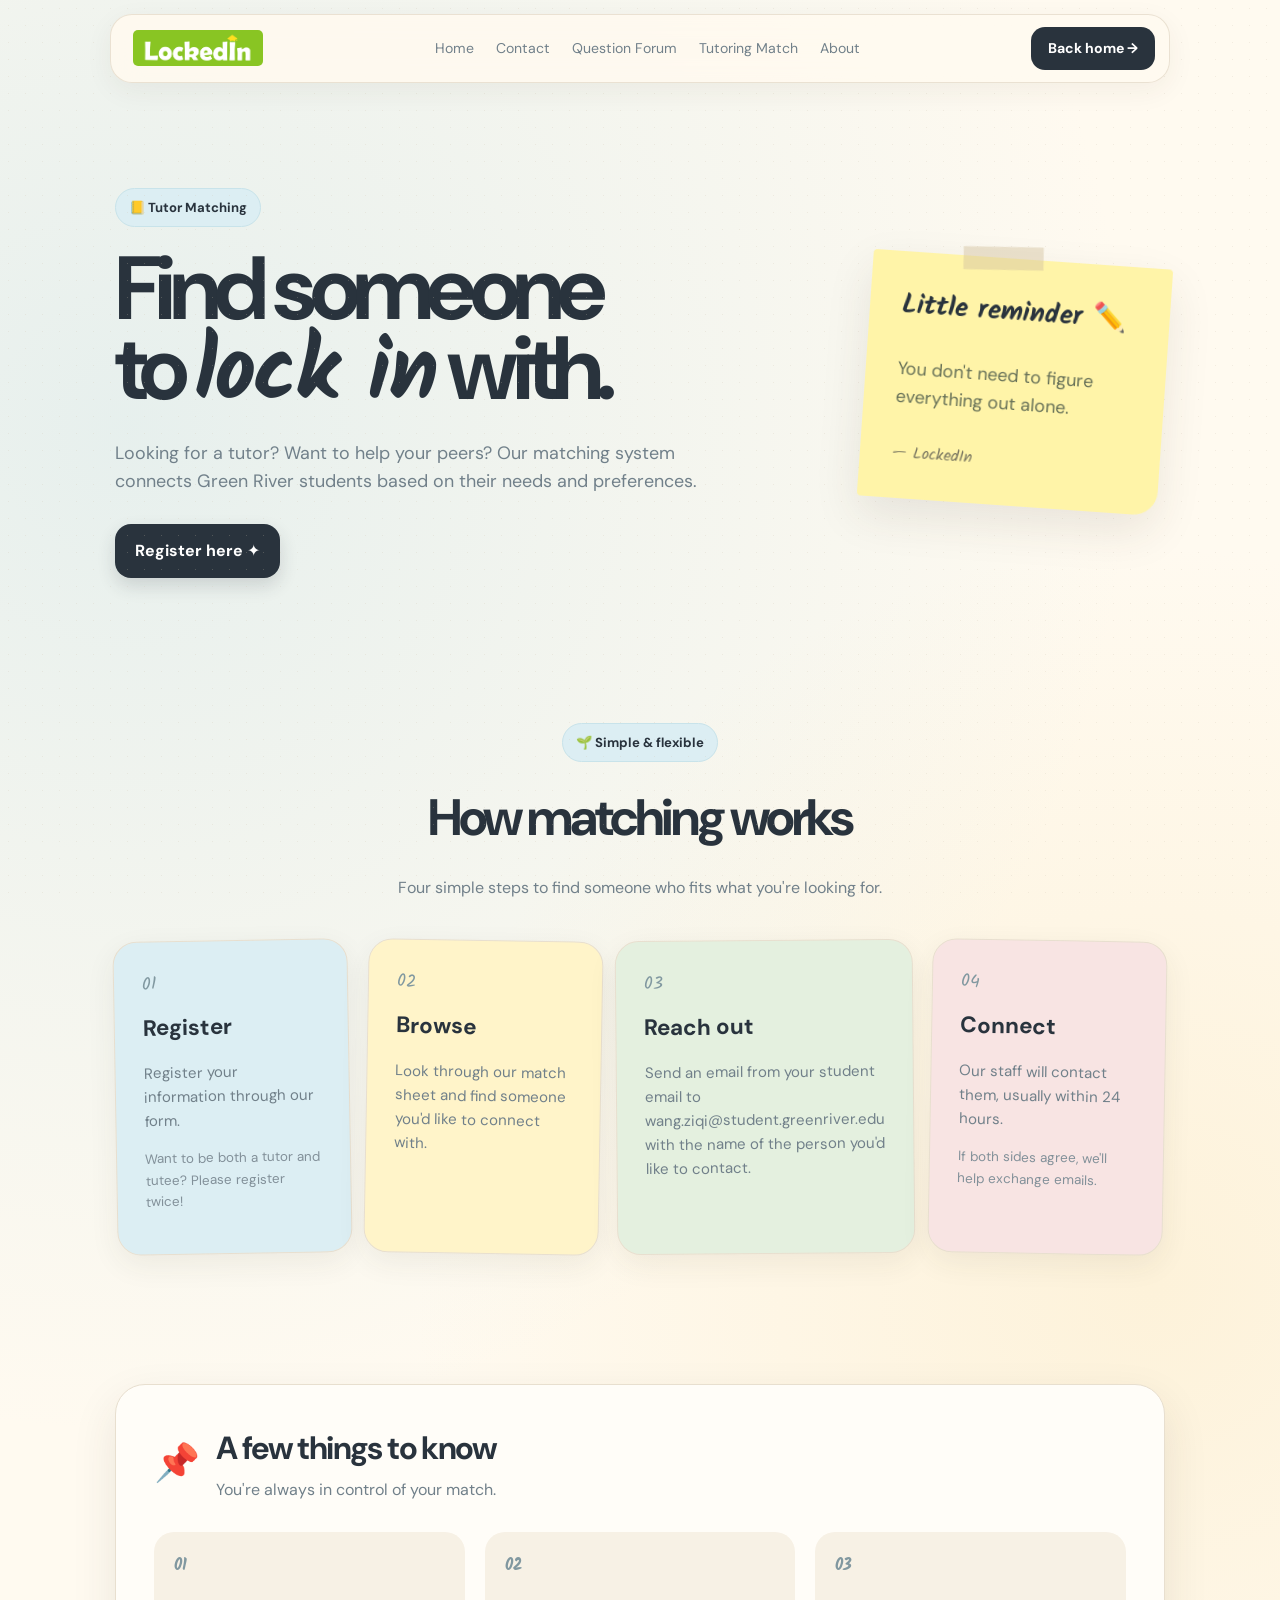
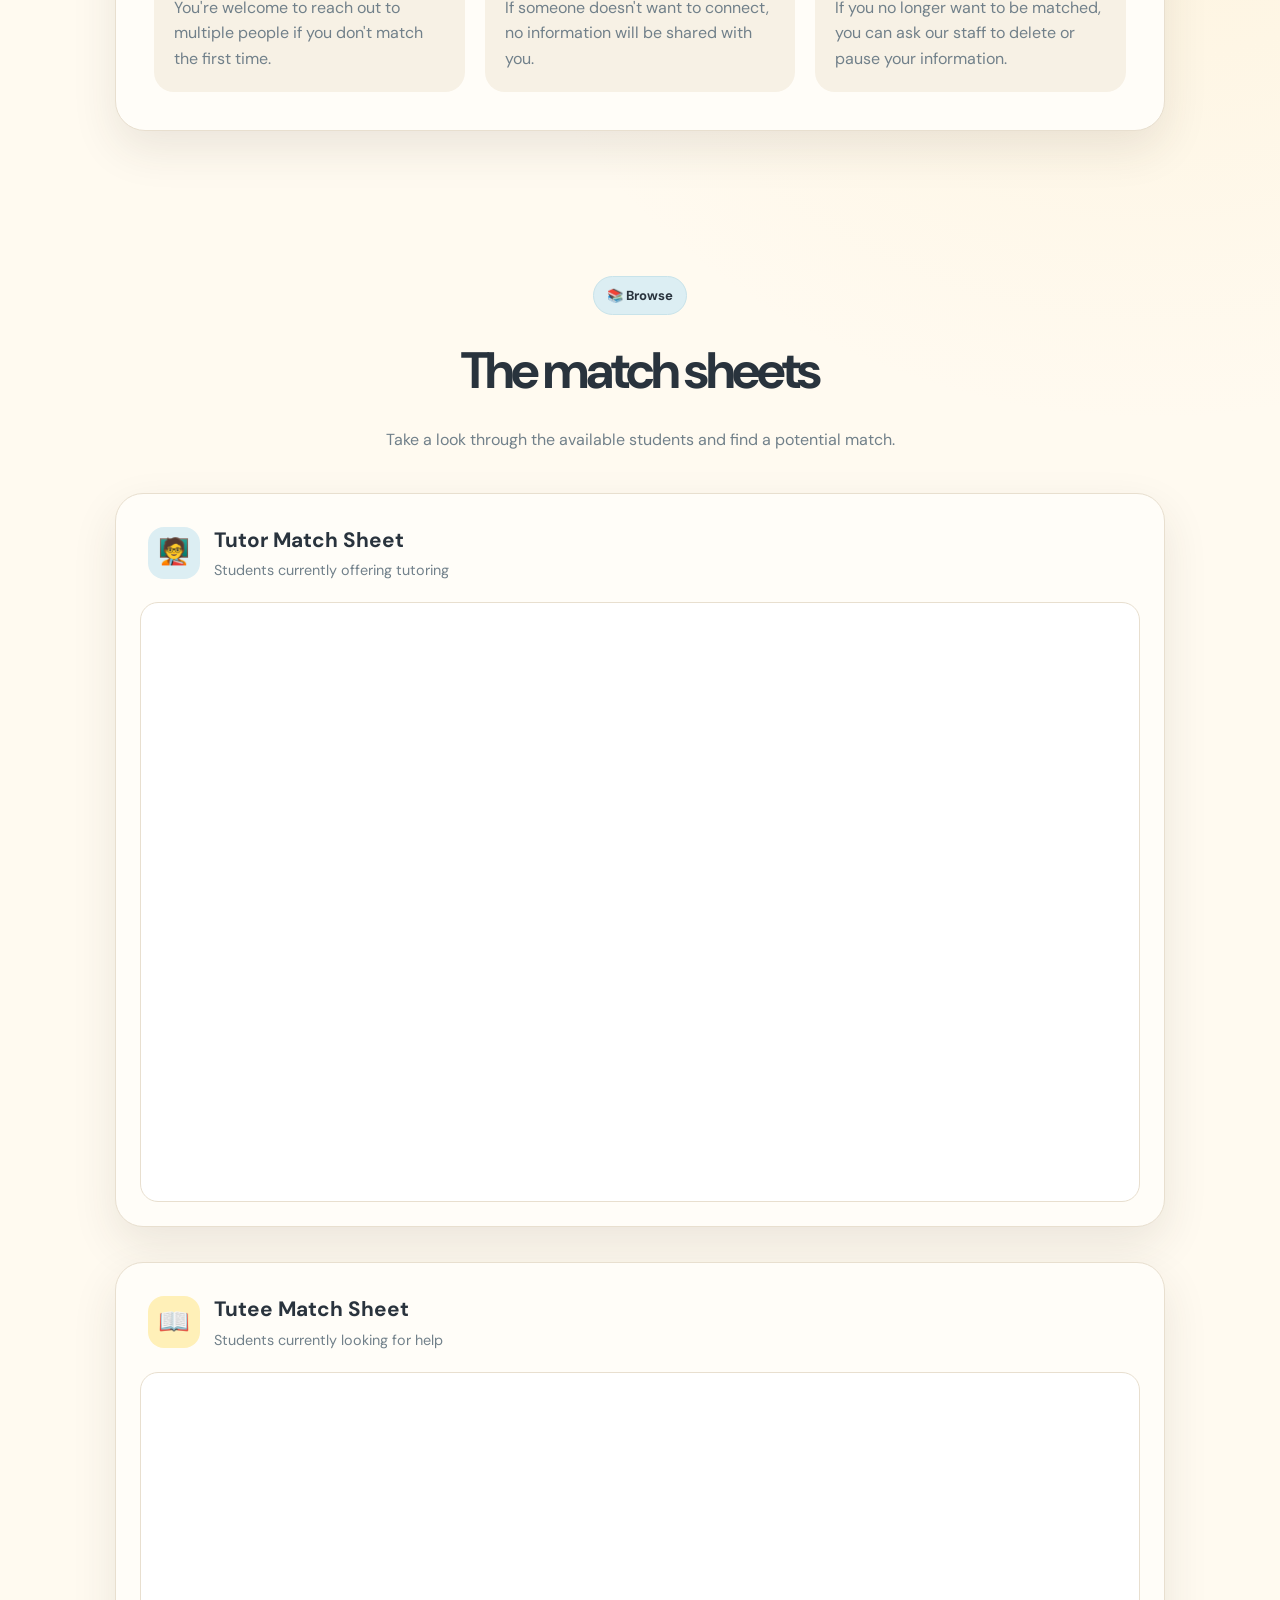
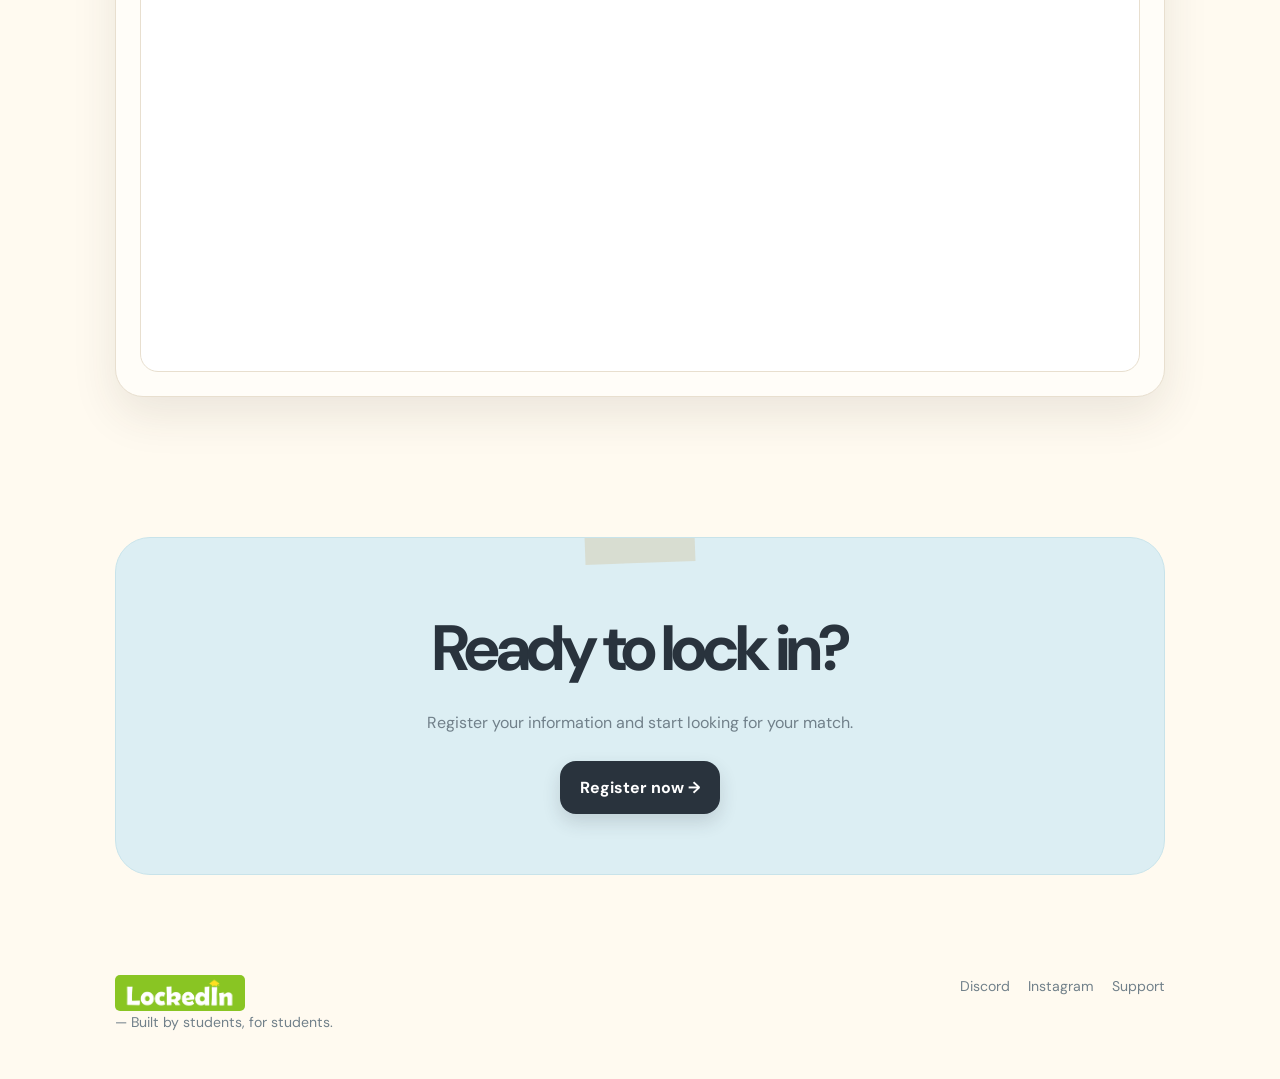
<file: match_new.html>
<!DOCTYPE html>
<html lang="en">

<head>
    <meta charset="UTF-8">
    <meta name="viewport" content="width=device-width, initial-scale=1.0">
    <title>LockedIn — Tutor Match</title>

    <link rel="stylesheet" href="match.css">

    <link rel="preconnect" href="https://fonts.googleapis.com">
    <link rel="preconnect" href="https://fonts.gstatic.com" crossorigin>
    <link href="https://fonts.googleapis.com/css2?family=DM+Sans:wght@400;500;600;700&family=Kalam:wght@400;700&display=swap" rel="stylesheet">
</head>

<body>

    <!-- NAVBAR -->
    <nav class="navbar">

        <a class="logo" href="index.html">
            <img src="logo.png" alt="Locking In">
        </a>

        <div class="navlinks">
            <a href="index.html">Home</a>
            <a href="index.html#contact">Contact</a>
            <a href="index.html#forum">Question Forum</a>
            <a href="match_new.html">Tutoring Match</a>
            <a href="index.html#about">About</a>
        </div>

        <a class="nav-button" href="index.html">
            Back home →
        </a>

    </nav>


    <!-- HERO -->
    <header class="hero">

        <div class="hero-inner">

            <div class="tag">
                📒 Tutor Matching
            </div>

            <h1>
                Find someone<br>
                to <span>lock in</span> with.
            </h1>

            <p>
                Looking for a tutor? Want to help your peers?
                Our matching system connects Green River students
                based on their needs and preferences.
            </p>

            <a
                class="primary-button"
                href="https://docs.google.com/forms/d/e/1FAIpQLSfHyDLLz7OoxUFqZuZju-emJJpOAn-7ZxkcCAtawxsUZliJYw/viewform?usp=header"
                target="_blank"
                rel="noopener noreferrer"
            >
                Register here ✦
            </a>

        </div>

        <div class="hero-note">

            <div class="tape"></div>

            <h3>Little reminder ✏️</h3>

            <p>
                You don't need to figure everything
                out alone.
            </p>

            <span>
                — LockedIn
            </span>

        </div>

    </header>


    <!-- LOGISTICS -->
    <section class="section">

        <div class="section-title">

            <div class="small-tag">
                🌱 Simple & flexible
            </div>

            <h2>
                How matching works
            </h2>

            <p>
                Four simple steps to find someone
                who fits what you're looking for.
            </p>

        </div>


        <div class="steps">

            <div class="step">

                <div class="step-number">
                    01
                </div>

                <h3>
                    Register
                </h3>

                <p>
                    Register your information through
                    our form.
                </p>

                <p class="small-text">
                    Want to be both a tutor and tutee?
                    Please register twice!
                </p>

            </div>


            <div class="step">

                <div class="step-number">
                    02
                </div>

                <h3>
                    Browse
                </h3>

                <p>
                    Look through our match sheet
                    and find someone you'd like
                    to connect with.
                </p>

            </div>


            <div class="step">

                <div class="step-number">
                    03
                </div>

                <h3>
                    Reach out
                </h3>

                <p>
                    Send an email from your student
                    email to wang.ziqi@student.greenriver.edu with the name of the person
                    you'd like to contact.
                </p>

            </div>


            <div class="step">

                <div class="step-number">
                    04
                </div>

                <h3>
                    Connect
                </h3>

                <p>
                    Our staff will contact them,
                    usually within 24 hours.
                </p>

                <p class="small-text">
                    If both sides agree, we'll help
                    exchange emails.
                </p>

            </div>

        </div>

    </section>


    <!-- SAFETY / NOTES -->
    <section class="section">

        <div class="notes-box">

            <div class="notes-title">

                <span>📌</span>

                <div>
                    <h2>
                        A few things to know
                    </h2>

                    <p>
                        You're always in control of your match.
                    </p>
                </div>

            </div>


            <div class="notes-grid">

                <div>
                    <strong>01</strong>
                    <p>
                        You're welcome to reach out
                        to multiple people if you
                        don't match the first time.
                    </p>
                </div>

                <div>
                    <strong>02</strong>
                    <p>
                        If someone doesn't want to
                        connect, no information will
                        be shared with you.
                    </p>
                </div>

                <div>
                    <strong>03</strong>
                    <p>
                        If you no longer want to be
                        matched, you can ask our staff
                        to delete or pause your information.
                    </p>
                </div>

            </div>

        </div>

    </section>


    <!-- MATCH SHEETS -->
    <section class="section sheets-section">

        <div class="section-title">

            <div class="small-tag">
                📚 Browse
            </div>

            <h2>
                The match sheets
            </h2>

            <p>
                Take a look through the available
                students and find a potential match.
            </p>

        </div>


        <div class="sheet-card">

            <div class="sheet-header">

                <div>
                    <span class="sheet-icon">
                        🧑‍🏫
                    </span>

                    <div>
                        <h3>
                            Tutor Match Sheet
                        </h3>

                        <p>
                            Students currently offering tutoring
                        </p>
                    </div>
                </div>

            </div>


            <iframe
                src="https://docs.google.com/spreadsheets/d/e/2PACX-1vR9rFc3w6KwnaZzmeo3Qy5x7m8wbInCs6MPP4vR1NCLQNMMANQ1mqbgwVF6puKeOpbOxr_XS_23DyAY/pubhtml?gid=0&amp;single=true&amp;widget=true&amp;headers=false">
            </iframe>

        </div>


        <div class="sheet-card second-sheet">

            <div class="sheet-header">

                <div>
                    <span class="sheet-icon">
                        📖
                    </span>

                    <div>
                        <h3>
                            Tutee Match Sheet
                        </h3>

                        <p>
                            Students currently looking for help
                        </p>
                    </div>
                </div>

            </div>


            <iframe
                src="https://docs.google.com/spreadsheets/d/e/2PACX-1vSdSJq35vfueAmyphTVyxVDBYFmufGqG2nphvOmvEUr7ySUBKhBLG3VrD7u0rQhKp9EPuG3FOtJwvvW/pubhtml?gid=1470459617&amp;single=true&amp;widget=true&amp;headers=false">
            </iframe>

        </div>

    </section>


    <!-- REGISTER CTA -->
    <section class="cta-section">

        <div class="cta">

            <div class="cta-tape"></div>

            <h2>
                Ready to lock in?
            </h2>

            <p>
                Register your information and
                start looking for your match.
            </p>

            <a
                class="primary-button"
                href="https://docs.google.com/forms/d/e/1FAIpQLSfHyDLLz7OoxUFqZuZju-emJJpOAn-7ZxkcCAtawxsUZliJYw/viewform?usp=header"
                target="_blank"
                rel="noopener noreferrer"
            >
                Register now →
            </a>

        </div>

    </section>


    <!-- FOOTER -->
    <footer>

        <div>
            <a class="logo" href="index.html">
                <img src="logo.png" alt="Locking In">
            </a>
            <span> — Built by students, for students.</span>
        </div>

        <div class="footer-links">

            <a
                href="https://discord.gg/nTNX9pep7"
                target="_blank"
                rel="noopener noreferrer"
            >
                Discord
            </a>

            <a
                href="https://www.instagram.com/lockingin.grc?igsh=MWtwNnF1YmJ5eG1uag%3D%3D&utm_source=qr"
                target="_blank"
                rel="noopener noreferrer"
            >
                Instagram
            </a>

            <a href="mailto:wang.ziqi@student.greenriver.edu">
                Support
            </a>

        </div>

    </footer>

</body>
</html>
</file>
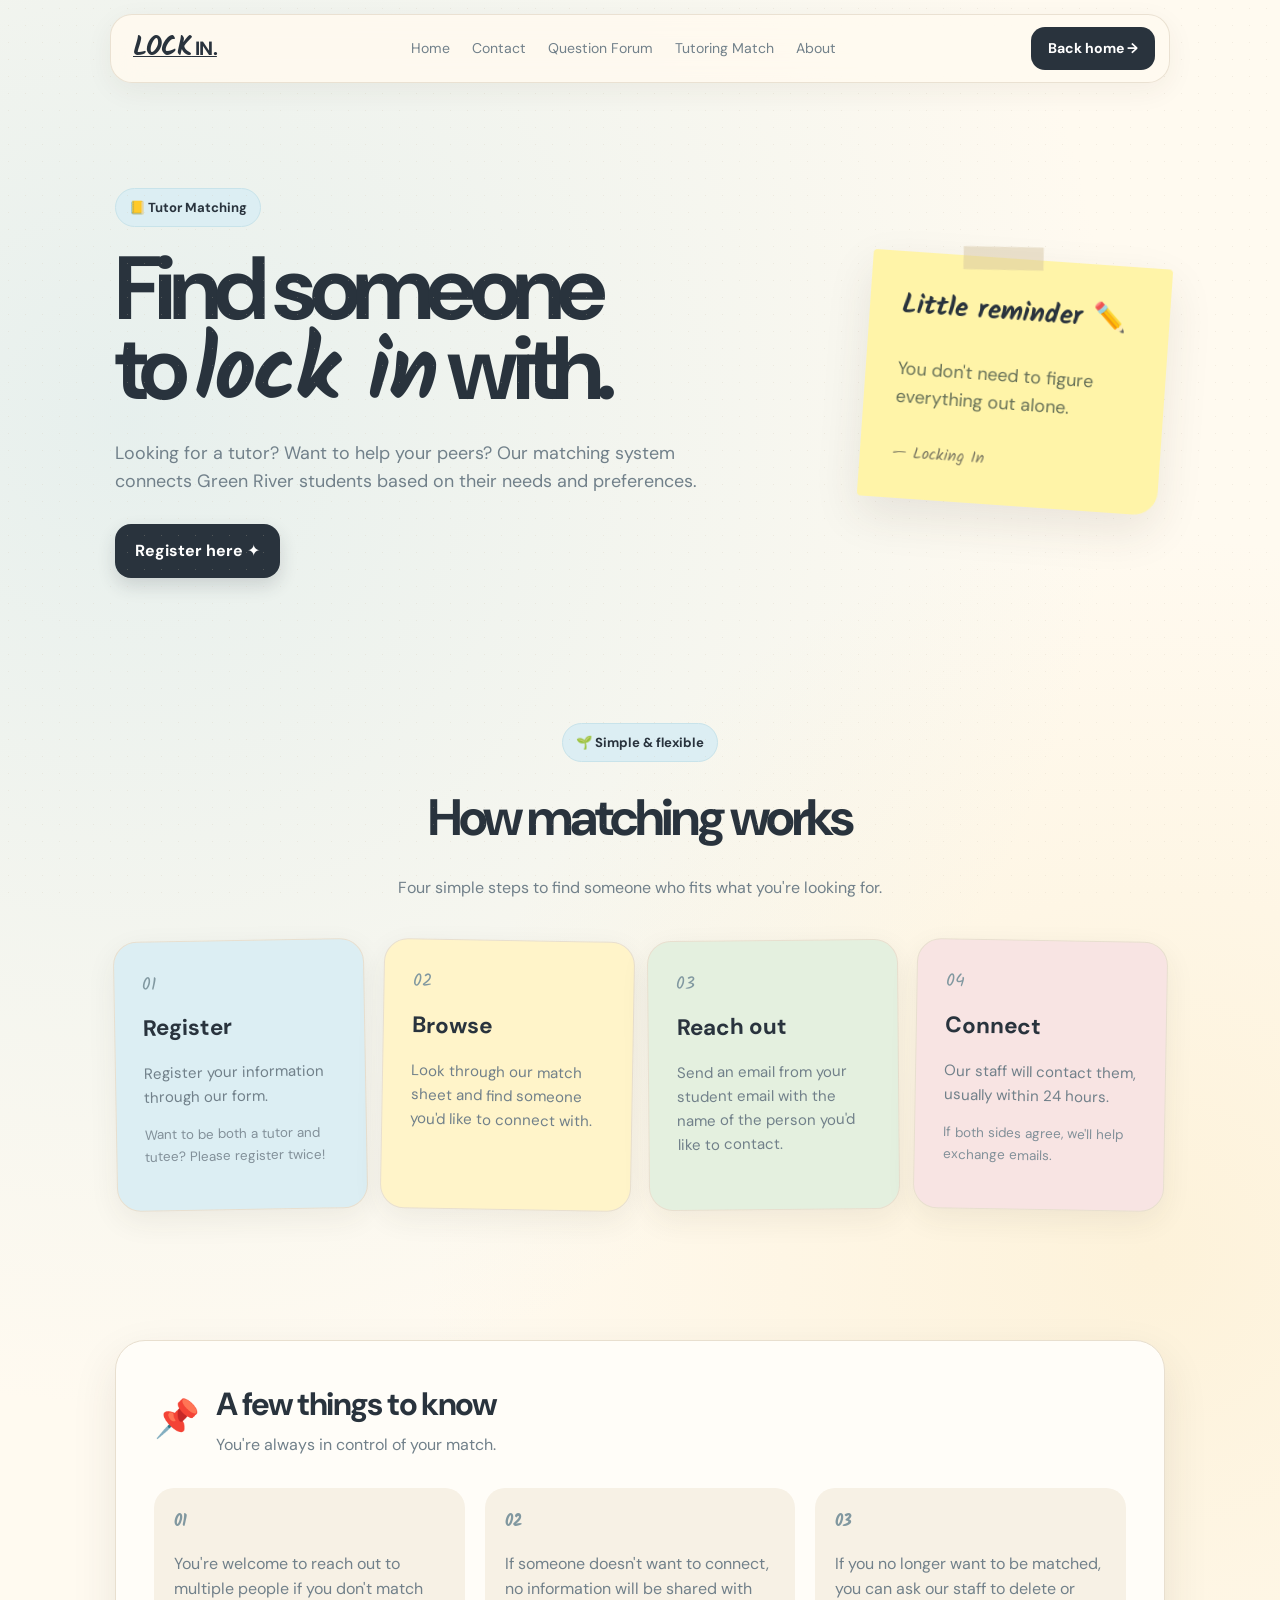
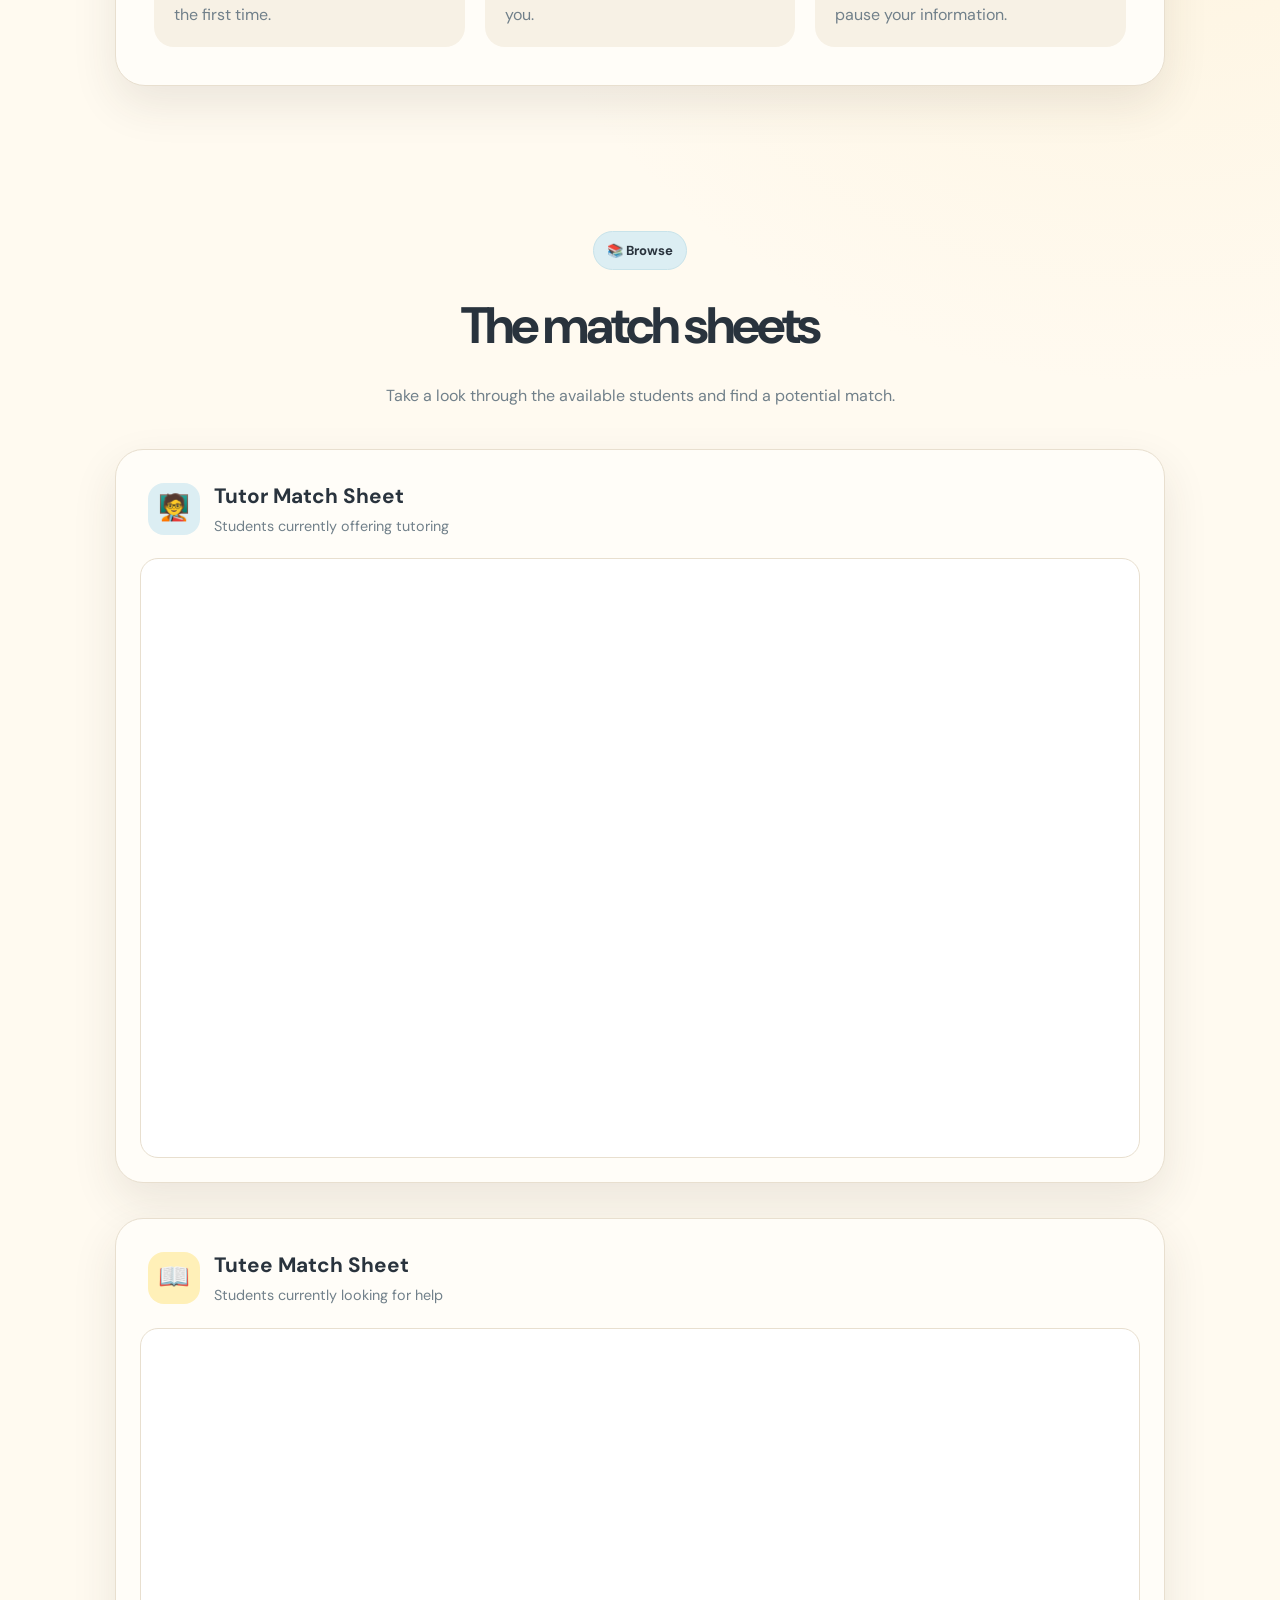
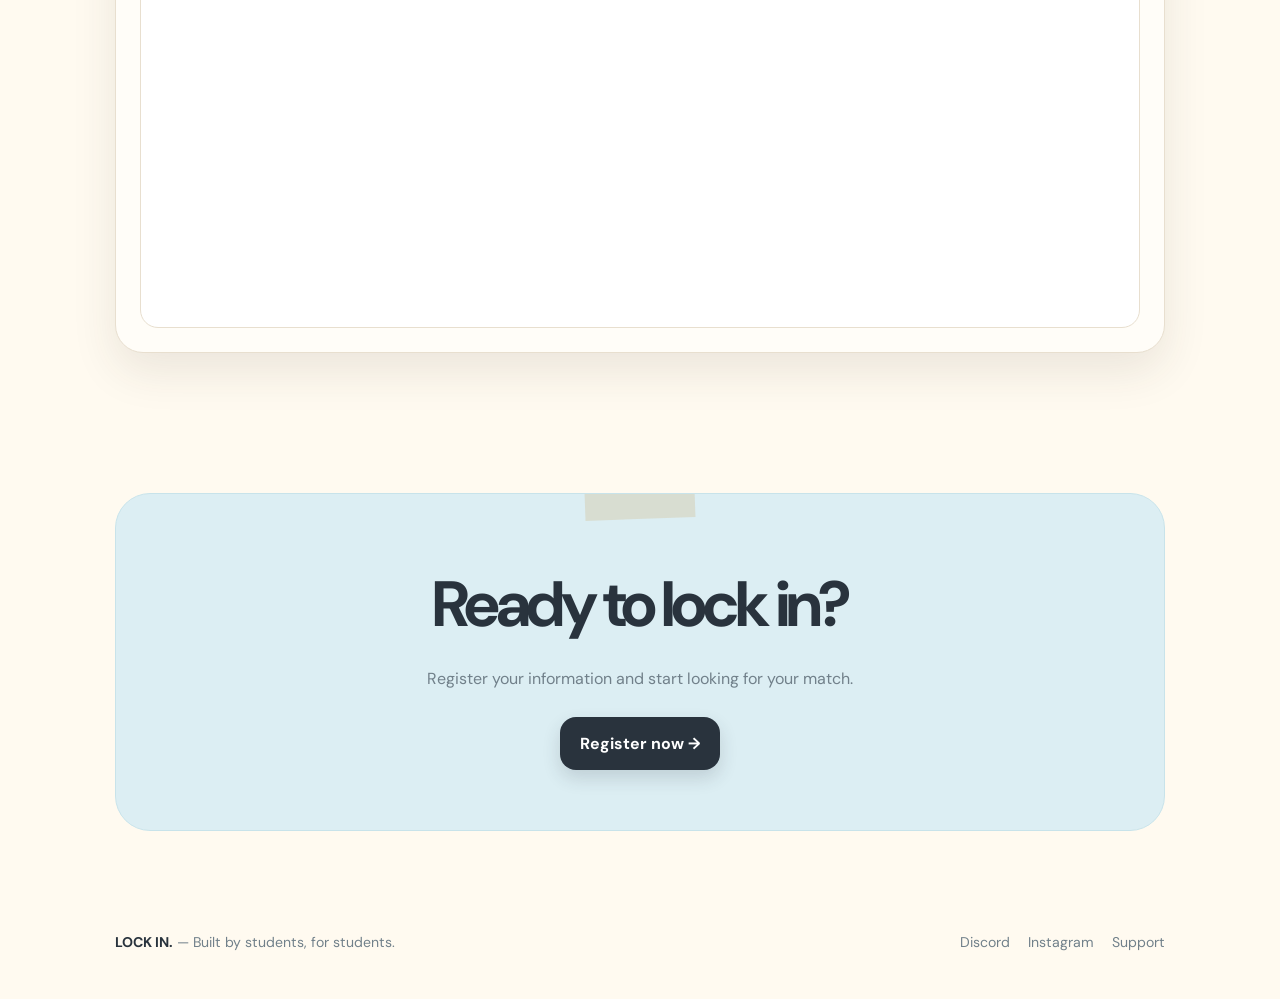
<file: new/match_new.html>
<!DOCTYPE html>
<html lang="en">

<head>
    <meta charset="UTF-8">
    <meta name="viewport" content="width=device-width, initial-scale=1.0">
    <title>Locking In — Tutor Match</title>

    <link rel="stylesheet" href="match.css">

    <link rel="preconnect" href="https://fonts.googleapis.com">
    <link rel="preconnect" href="https://fonts.gstatic.com" crossorigin>
    <link href="https://fonts.googleapis.com/css2?family=DM+Sans:wght@400;500;600;700&family=Kalam:wght@400;700&display=swap" rel="stylesheet">
</head>

<body>

    <!-- NAVBAR -->
    <nav class="navbar">

        <a class="logo" href="index.html">
            <span>LOCK</span> IN.
        </a>

        <div class="navlinks">
            <a href="index.html">Home</a>
            <a href="index.html#contact">Contact</a>
            <a href="index.html#forum">Question Forum</a>
            <a href="match_new.html">Tutoring Match</a>
            <a href="index.html#about">About</a>
        </div>

        <a class="nav-button" href="index.html">
            Back home →
        </a>

    </nav>


    <!-- HERO -->
    <header class="hero">

        <div class="hero-inner">

            <div class="tag">
                📒 Tutor Matching
            </div>

            <h1>
                Find someone<br>
                to <span>lock in</span> with.
            </h1>

            <p>
                Looking for a tutor? Want to help your peers?
                Our matching system connects Green River students
                based on their needs and preferences.
            </p>

            <a
                class="primary-button"
                href="https://docs.google.com/forms/d/e/1FAIpQLSfHyDLLz7OoxUFqZuZju-emJJpOAn-7ZxkcCAtawxsUZliJYw/viewform?usp=header"
                target="_blank"
                rel="noopener noreferrer"
            >
                Register here ✦
            </a>

        </div>

        <div class="hero-note">

            <div class="tape"></div>

            <h3>Little reminder ✏️</h3>

            <p>
                You don't need to figure everything
                out alone.
            </p>

            <span>
                — Locking In
            </span>

        </div>

    </header>


    <!-- LOGISTICS -->
    <section class="section">

        <div class="section-title">

            <div class="small-tag">
                🌱 Simple & flexible
            </div>

            <h2>
                How matching works
            </h2>

            <p>
                Four simple steps to find someone
                who fits what you're looking for.
            </p>

        </div>


        <div class="steps">

            <div class="step">

                <div class="step-number">
                    01
                </div>

                <h3>
                    Register
                </h3>

                <p>
                    Register your information through
                    our form.
                </p>

                <p class="small-text">
                    Want to be both a tutor and tutee?
                    Please register twice!
                </p>

            </div>


            <div class="step">

                <div class="step-number">
                    02
                </div>

                <h3>
                    Browse
                </h3>

                <p>
                    Look through our match sheet
                    and find someone you'd like
                    to connect with.
                </p>

            </div>


            <div class="step">

                <div class="step-number">
                    03
                </div>

                <h3>
                    Reach out
                </h3>

                <p>
                    Send an email from your student
                    email with the name of the person
                    you'd like to contact.
                </p>

            </div>


            <div class="step">

                <div class="step-number">
                    04
                </div>

                <h3>
                    Connect
                </h3>

                <p>
                    Our staff will contact them,
                    usually within 24 hours.
                </p>

                <p class="small-text">
                    If both sides agree, we'll help
                    exchange emails.
                </p>

            </div>

        </div>

    </section>


    <!-- SAFETY / NOTES -->
    <section class="section">

        <div class="notes-box">

            <div class="notes-title">

                <span>📌</span>

                <div>
                    <h2>
                        A few things to know
                    </h2>

                    <p>
                        You're always in control of your match.
                    </p>
                </div>

            </div>


            <div class="notes-grid">

                <div>
                    <strong>01</strong>
                    <p>
                        You're welcome to reach out
                        to multiple people if you
                        don't match the first time.
                    </p>
                </div>

                <div>
                    <strong>02</strong>
                    <p>
                        If someone doesn't want to
                        connect, no information will
                        be shared with you.
                    </p>
                </div>

                <div>
                    <strong>03</strong>
                    <p>
                        If you no longer want to be
                        matched, you can ask our staff
                        to delete or pause your information.
                    </p>
                </div>

            </div>

        </div>

    </section>


    <!-- MATCH SHEETS -->
    <section class="section sheets-section">

        <div class="section-title">

            <div class="small-tag">
                📚 Browse
            </div>

            <h2>
                The match sheets
            </h2>

            <p>
                Take a look through the available
                students and find a potential match.
            </p>

        </div>


        <div class="sheet-card">

            <div class="sheet-header">

                <div>
                    <span class="sheet-icon">
                        🧑‍🏫
                    </span>

                    <div>
                        <h3>
                            Tutor Match Sheet
                        </h3>

                        <p>
                            Students currently offering tutoring
                        </p>
                    </div>
                </div>

            </div>


            <iframe
                src="https://docs.google.com/spreadsheets/d/e/2PACX-1vR9rFc3w6KwnaZzmeo3Qy5x7m8wbInCs6MPP4vR1NCLQNMMANQ1mqbgwVF6puKeOpbOxr_XS_23DyAY/pubhtml?gid=0&amp;single=true&amp;widget=true&amp;headers=false">
            </iframe>

        </div>


        <div class="sheet-card second-sheet">

            <div class="sheet-header">

                <div>
                    <span class="sheet-icon">
                        📖
                    </span>

                    <div>
                        <h3>
                            Tutee Match Sheet
                        </h3>

                        <p>
                            Students currently looking for help
                        </p>
                    </div>
                </div>

            </div>


            <iframe
                src="https://docs.google.com/spreadsheets/d/e/2PACX-1vSdSJq35vfueAmyphTVyxVDBYFmufGqG2nphvOmvEUr7ySUBKhBLG3VrD7u0rQhKp9EPuG3FOtJwvvW/pubhtml?gid=1470459617&amp;single=true&amp;widget=true&amp;headers=false">
            </iframe>

        </div>

    </section>


    <!-- REGISTER CTA -->
    <section class="cta-section">

        <div class="cta">

            <div class="cta-tape"></div>

            <h2>
                Ready to lock in?
            </h2>

            <p>
                Register your information and
                start looking for your match.
            </p>

            <a
                class="primary-button"
                href="https://docs.google.com/forms/d/e/1FAIpQLSfHyDLLz7OoxUFqZuZju-emJJpOAn-7ZxkcCAtawxsUZliJYw/viewform?usp=header"
                target="_blank"
                rel="noopener noreferrer"
            >
                Register now →
            </a>

        </div>

    </section>


    <!-- FOOTER -->
    <footer>

        <div>
            <strong>LOCK IN.</strong>
            <span> — Built by students, for students.</span>
        </div>

        <div class="footer-links">

            <a
                href="https://discord.gg/nTNX9pep7"
                target="_blank"
                rel="noopener noreferrer"
            >
                Discord
            </a>

            <a
                href="https://www.instagram.com/lockingin.grc?igsh=MWtwNnF1YmJ5eG1uag%3D%3D&utm_source=qr"
                target="_blank"
                rel="noopener noreferrer"
            >
                Instagram
            </a>

            <a href="mailto:wang.ziqi@student.greenriver.edu">
                Support
            </a>

        </div>

    </footer>

</body>
</html>
</file>
<file: match.css>
@import url('https://fonts.googleapis.com/css2?family=DM+Sans:wght@400;500;600;700&family=Kalam:wght@400;700&display=swap');


:root {

    --paper: #fffaf0;
    --paper-light: #fffdf8;

    --ink: #29333d;
    --muted: #71808a;

    --blue: #b9dce8;
    --blue-light: #dceef3;

    --yellow: #f8dda0;
    --green: #c9dfc5;
    --pink: #f2cdd0;

    --line: #e8dfcf;

    --shadow:
        0 18px 45px rgba(62, 53, 39, .10);

}


* {
    box-sizing: border-box;
}


html {
    scroll-behavior: smooth;
}


body {

    margin: 0;

    color: var(--ink);

    font-family:
        "DM Sans",
        system-ui,
        sans-serif;

    line-height: 1.6;

    background:

        radial-gradient(
            circle at 10% 10%,
            rgba(185,220,232,.35),
            transparent 25%
        ),

        radial-gradient(
            circle at 90% 30%,
            rgba(248,221,160,.28),
            transparent 23%
        ),

        var(--paper);

}


body::before {

    content: "";

    position: fixed;

    inset: 0;

    pointer-events: none;

    opacity: .25;

    background-image:
        radial-gradient(
            #cfc3ae .7px,
            transparent .7px
        );

    background-size: 17px 17px;

}


/* =========================
   NAVBAR
========================= */

.navbar {

    position: sticky;

    top: 14px;

    z-index: 20;

    width:
        min(
            1060px,
            calc(100% - 28px)
        );

    margin: 14px auto 0;

    padding:
        12px
        14px
        12px
        22px;

    display: flex;

    align-items: center;

    justify-content: space-between;

    background:
        rgba(255,250,240,.88);

    backdrop-filter: blur(14px);

    border:
        1px solid
        rgba(232,223,207,.9);

    border-radius: 22px;

    box-shadow:
        0 8px 28px
        rgba(62,53,39,.06);

}


.logo {
    display: flex;
    align-items: center;
    text-decoration: none;
}

.logo img {
    width: 130px;
    height: auto;
    display: block;
    border-radius: 5px;
}


.navlinks {

    display: flex;

    gap: 22px;

}


.navlinks a {

    color: var(--muted);

    font-size: .88rem;

    text-decoration: none;

    transition: .2s;

}


.navlinks a:hover {

    color: var(--ink);

}


.nav-button {

    background: var(--ink);

    color: white;

    padding: 10px 17px;

    border-radius: 14px;

    text-decoration: none;

    font-size: .88rem;

    font-weight: 700;

}


/* =========================
   HERO
========================= */

.hero {

    width:
        min(
            1050px,
            calc(100% - 40px)
        );

    margin: auto;

    padding:
        105px
        0
        80px;

    display: grid;

    grid-template-columns:
        1fr
        300px;

    gap: 70px;

    align-items: center;

}


.hero-inner {

    max-width: 720px;

}


.tag,
.small-tag {

    display: inline-flex;

    align-items: center;

    padding:
        8px
        13px;

    background: var(--blue-light);

    border:
        1px solid
        #c8e3ea;

    border-radius: 999px;

    font-size: .82rem;

    font-weight: 700;

}


.hero h1 {

    margin:
        22px
        0
        22px;

    font-size:
        clamp(
            3.4rem,
            7vw,
            6rem
        );

    line-height: .9;

    letter-spacing: -.075em;

}


.hero h1 span {

    font-family: Kalam, cursive;

    letter-spacing: -.03em;

}


.hero p {

    max-width: 620px;

    color: var(--muted);

    font-size: 1.12rem;

    margin-bottom: 28px;

}


.primary-button {

    display: inline-flex;

    align-items: center;

    padding:
        14px
        20px;

    border-radius: 16px;

    background: var(--ink);

    color: white;

    font-weight: 700;

    text-decoration: none;

    box-shadow:
        0 8px 18px
        rgba(41,51,61,.16);

    transition: .2s;

}


.primary-button:hover {

    transform: translateY(-2px);

}


/* =========================
   HERO NOTE
========================= */

.hero-note {

    position: relative;

    padding: 32px;

    background: #fff4a8;

    box-shadow: var(--shadow);

    transform: rotate(4deg);

    border-radius:
        4px
        4px
        24px
        4px;

}


.hero-note h3 {

    margin-top: 0;

    font-family: Kalam, cursive;

    font-size: 1.7rem;

}


.hero-note p {

    color: #667057;

}


.hero-note span {

    font-family: Kalam, cursive;

    color: #77745f;

}


.tape {

    position: absolute;

    width: 80px;

    height: 23px;

    background:
        rgba(
            210,
            194,
            157,
            .45
        );

    top: -11px;

    left: 90px;

    transform: rotate(-3deg);

}


/* =========================
   GENERAL SECTIONS
========================= */

.section {

    width:
        min(
            1050px,
            calc(100% - 40px)
        );

    margin: auto;

    padding:
        65px
        0;

}


.section-title {

    text-align: center;

    max-width: 650px;

    margin:
        0
        auto
        40px;

}


.section-title h2 {

    font-size:
        clamp(
            2.3rem,
            4vw,
            3.4rem
        );

    letter-spacing: -.06em;

    margin:
        15px
        0
        10px;

}


.section-title p {

    color: var(--muted);

}


/* =========================
   STEPS
========================= */

.steps {

    display: grid;

    grid-template-columns:
        repeat(4,1fr);

    gap: 16px;

}


.step {

    padding: 28px;

    min-height: 270px;

    background: var(--paper-light);

    border:
        1px solid
        var(--line);

    border-radius: 24px;

    box-shadow:
        0 10px 30px
        rgba(62,53,39,.07);

}


.step:nth-child(1) {

    background:
        var(--blue-light);

    transform: rotate(-1deg);

}


.step:nth-child(2) {

    background:
        #fff4c9;

    transform: rotate(1deg);

}


.step:nth-child(3) {

    background:
        #e4f0df;

    transform: rotate(-.5deg);

}


.step:nth-child(4) {

    background:
        #f8e4e3;

    transform: rotate(1deg);

}


.step-number {

    font-family: Kalam, cursive;

    color: #8198a0;

    font-size: 1.1rem;

}


.step h3 {

    margin:
        12px
        0
        8px;

    font-size: 1.4rem;

}


.step p {

    color: var(--muted);

    font-size: .94rem;

}


.step .small-text {

    font-size: .84rem;

    color: #829099;

}


/* =========================
   NOTES
========================= */

.notes-box {

    padding: 38px;

    background:
        #fffdf8;

    border:
        1px solid
        var(--line);

    border-radius: 30px;

    box-shadow: var(--shadow);

}


.notes-title {

    display: flex;

    align-items: center;

    gap: 16px;

    margin-bottom: 30px;

}


.notes-title > span {

    font-size: 2.3rem;

}


.notes-title h2 {

    margin: 0;

    font-size: 2rem;

    letter-spacing: -.05em;

}


.notes-title p {

    color: var(--muted);

    margin: 2px 0 0;

}


.notes-grid {

    display: grid;

    grid-template-columns:
        repeat(3,1fr);

    gap: 20px;

}


.notes-grid > div {

    padding: 20px;

    border-radius: 20px;

    background: #f7f1e5;

}


.notes-grid strong {

    font-family: Kalam, cursive;

    color: #8198a0;

}


.notes-grid p {

    color: var(--muted);

    margin-bottom: 0;

}


/* =========================
   SHEETS
========================= */

.sheets-section {

    padding-top: 80px;

}


.sheet-card {

    margin-bottom: 35px;

    background: var(--paper-light);

    border:
        1px solid
        var(--line);

    border-radius: 28px;

    padding: 24px;

    box-shadow: var(--shadow);

}


.sheet-header {

    padding:
        5px
        8px
        20px;

}


.sheet-header > div {

    display: flex;

    align-items: center;

    gap: 14px;

}


.sheet-icon {

    display: flex;

    align-items: center;

    justify-content: center;

    width: 52px;

    height: 52px;

    border-radius: 16px;

    background: var(--blue-light);

    font-size: 1.6rem;

}


.second-sheet
.sheet-icon {

    background: #fff0b8;

}


.sheet-header h3 {

    margin: 0;

    font-size: 1.3rem;

}


.sheet-header p {

    margin: 3px 0 0;

    color: var(--muted);

    font-size: .9rem;

}


iframe {

    display: block;

    width: 100%;

    height: 600px;

    border:

        1px solid
        var(--line);

    border-radius: 18px;

    background: white;

}


/* =========================
   CTA
========================= */

.cta-section {

    width:
        min(
            1050px,
            calc(100% - 40px)
        );

    margin: 0 auto;

    padding:
        40px
        0
        70px;

}


.cta {

    position: relative;

    padding:
        60px
        30px;

    text-align: center;

    background:
        var(--blue-light);

    border:
        1px solid
        #c8e3ea;

    border-radius: 35px;

    overflow: hidden;

}


.cta h2 {

    margin: 0 0 10px;

    font-size:
        clamp(
            2.5rem,
            5vw,
            4rem
        );

    letter-spacing: -.065em;

}


.cta p {

    color: var(--muted);

    margin:
        0
        auto
        25px;

}


.cta-tape {

    position: absolute;

    width: 110px;

    height: 28px;

    top: -3px;

    left: 50%;

    transform:
        translateX(-50%)
        rotate(-2deg);

    background:
        rgba(
            210,
            194,
            157,
            .4
        );

}


/* =========================
   FOOTER
========================= */

footer {

    width:
        min(
            1050px,
            calc(100% - 40px)
        );

    margin: auto;

    padding:
        30px
        0
        45px;

    color: var(--muted);

    font-size: .88rem;

    display: flex;

    justify-content: space-between;

    gap: 20px;

}


footer strong {

    color: var(--ink);

}


.footer-links {

    display: flex;

    gap: 18px;

}


.footer-links a {

    color: var(--muted);

    text-decoration: none;

}


.footer-links a:hover {

    color: var(--ink);

}


/* =========================
   MOBILE
========================= */

@media (max-width: 850px) {

    .navlinks {

        display: none;

    }


    .hero {

        grid-template-columns: 1fr;

        padding-top: 70px;

    }


    .hero-note {

        max-width: 320px;

        margin:
            10px
            auto
            0;

    }


    .steps {

        grid-template-columns:
            1fr 1fr;

    }


    .notes-grid {

        grid-template-columns:
            1fr;

    }

}


@media (max-width: 550px) {

    .navbar {

        padding-left: 16px;

    }


    .nav-button {

        display: none;

    }


    .hero h1 {

        font-size: 3.5rem;

    }


    .steps {

        grid-template-columns:
            1fr;

    }


    .section {

        padding:
            50px
            0;

    }


    .notes-box {

        padding: 25px;

    }


    .sheet-card {

        padding: 14px;

    }


    iframe {

        height: 500px;

    }


    footer {

        flex-direction: column;

    }

}
</file>
<file: new/match.css>
@import url('https://fonts.googleapis.com/css2?family=DM+Sans:wght@400;500;600;700&family=Kalam:wght@400;700&display=swap');


:root {

    --paper: #fffaf0;
    --paper-light: #fffdf8;

    --ink: #29333d;
    --muted: #71808a;

    --blue: #b9dce8;
    --blue-light: #dceef3;

    --yellow: #f8dda0;
    --green: #c9dfc5;
    --pink: #f2cdd0;

    --line: #e8dfcf;

    --shadow:
        0 18px 45px rgba(62, 53, 39, .10);

}


* {
    box-sizing: border-box;
}


html {
    scroll-behavior: smooth;
}


body {

    margin: 0;

    color: var(--ink);

    font-family:
        "DM Sans",
        system-ui,
        sans-serif;

    line-height: 1.6;

    background:

        radial-gradient(
            circle at 10% 10%,
            rgba(185,220,232,.35),
            transparent 25%
        ),

        radial-gradient(
            circle at 90% 30%,
            rgba(248,221,160,.28),
            transparent 23%
        ),

        var(--paper);

}


body::before {

    content: "";

    position: fixed;

    inset: 0;

    pointer-events: none;

    opacity: .25;

    background-image:
        radial-gradient(
            #cfc3ae .7px,
            transparent .7px
        );

    background-size: 17px 17px;

}


/* =========================
   NAVBAR
========================= */

.navbar {

    position: sticky;

    top: 14px;

    z-index: 20;

    width:
        min(
            1060px,
            calc(100% - 28px)
        );

    margin: 14px auto 0;

    padding:
        12px
        14px
        12px
        22px;

    display: flex;

    align-items: center;

    justify-content: space-between;

    background:
        rgba(255,250,240,.88);

    backdrop-filter: blur(14px);

    border:
        1px solid
        rgba(232,223,207,.9);

    border-radius: 22px;

    box-shadow:
        0 8px 28px
        rgba(62,53,39,.06);

}


.logo {

    color: var(--ink);

    font-weight: 800;

    letter-spacing: -.04em;

    font-size: 1.2rem;

}


.logo span {

    font-family: Kalam, cursive;

    font-size: 1.35em;

}


.navlinks {

    display: flex;

    gap: 22px;

}


.navlinks a {

    color: var(--muted);

    font-size: .88rem;

    text-decoration: none;

    transition: .2s;

}


.navlinks a:hover {

    color: var(--ink);

}


.nav-button {

    background: var(--ink);

    color: white;

    padding: 10px 17px;

    border-radius: 14px;

    text-decoration: none;

    font-size: .88rem;

    font-weight: 700;

}


/* =========================
   HERO
========================= */

.hero {

    width:
        min(
            1050px,
            calc(100% - 40px)
        );

    margin: auto;

    padding:
        105px
        0
        80px;

    display: grid;

    grid-template-columns:
        1fr
        300px;

    gap: 70px;

    align-items: center;

}


.hero-inner {

    max-width: 720px;

}


.tag,
.small-tag {

    display: inline-flex;

    align-items: center;

    padding:
        8px
        13px;

    background: var(--blue-light);

    border:
        1px solid
        #c8e3ea;

    border-radius: 999px;

    font-size: .82rem;

    font-weight: 700;

}


.hero h1 {

    margin:
        22px
        0
        22px;

    font-size:
        clamp(
            3.4rem,
            7vw,
            6rem
        );

    line-height: .9;

    letter-spacing: -.075em;

}


.hero h1 span {

    font-family: Kalam, cursive;

    letter-spacing: -.03em;

}


.hero p {

    max-width: 620px;

    color: var(--muted);

    font-size: 1.12rem;

    margin-bottom: 28px;

}


.primary-button {

    display: inline-flex;

    align-items: center;

    padding:
        14px
        20px;

    border-radius: 16px;

    background: var(--ink);

    color: white;

    font-weight: 700;

    text-decoration: none;

    box-shadow:
        0 8px 18px
        rgba(41,51,61,.16);

    transition: .2s;

}


.primary-button:hover {

    transform: translateY(-2px);

}


/* =========================
   HERO NOTE
========================= */

.hero-note {

    position: relative;

    padding: 32px;

    background: #fff4a8;

    box-shadow: var(--shadow);

    transform: rotate(4deg);

    border-radius:
        4px
        4px
        24px
        4px;

}


.hero-note h3 {

    margin-top: 0;

    font-family: Kalam, cursive;

    font-size: 1.7rem;

}


.hero-note p {

    color: #667057;

}


.hero-note span {

    font-family: Kalam, cursive;

    color: #77745f;

}


.tape {

    position: absolute;

    width: 80px;

    height: 23px;

    background:
        rgba(
            210,
            194,
            157,
            .45
        );

    top: -11px;

    left: 90px;

    transform: rotate(-3deg);

}


/* =========================
   GENERAL SECTIONS
========================= */

.section {

    width:
        min(
            1050px,
            calc(100% - 40px)
        );

    margin: auto;

    padding:
        65px
        0;

}


.section-title {

    text-align: center;

    max-width: 650px;

    margin:
        0
        auto
        40px;

}


.section-title h2 {

    font-size:
        clamp(
            2.3rem,
            4vw,
            3.4rem
        );

    letter-spacing: -.06em;

    margin:
        15px
        0
        10px;

}


.section-title p {

    color: var(--muted);

}


/* =========================
   STEPS
========================= */

.steps {

    display: grid;

    grid-template-columns:
        repeat(4,1fr);

    gap: 16px;

}


.step {

    padding: 28px;

    min-height: 270px;

    background: var(--paper-light);

    border:
        1px solid
        var(--line);

    border-radius: 24px;

    box-shadow:
        0 10px 30px
        rgba(62,53,39,.07);

}


.step:nth-child(1) {

    background:
        var(--blue-light);

    transform: rotate(-1deg);

}


.step:nth-child(2) {

    background:
        #fff4c9;

    transform: rotate(1deg);

}


.step:nth-child(3) {

    background:
        #e4f0df;

    transform: rotate(-.5deg);

}


.step:nth-child(4) {

    background:
        #f8e4e3;

    transform: rotate(1deg);

}


.step-number {

    font-family: Kalam, cursive;

    color: #8198a0;

    font-size: 1.1rem;

}


.step h3 {

    margin:
        12px
        0
        8px;

    font-size: 1.4rem;

}


.step p {

    color: var(--muted);

    font-size: .94rem;

}


.step .small-text {

    font-size: .84rem;

    color: #829099;

}


/* =========================
   NOTES
========================= */

.notes-box {

    padding: 38px;

    background:
        #fffdf8;

    border:
        1px solid
        var(--line);

    border-radius: 30px;

    box-shadow: var(--shadow);

}


.notes-title {

    display: flex;

    align-items: center;

    gap: 16px;

    margin-bottom: 30px;

}


.notes-title > span {

    font-size: 2.3rem;

}


.notes-title h2 {

    margin: 0;

    font-size: 2rem;

    letter-spacing: -.05em;

}


.notes-title p {

    color: var(--muted);

    margin: 2px 0 0;

}


.notes-grid {

    display: grid;

    grid-template-columns:
        repeat(3,1fr);

    gap: 20px;

}


.notes-grid > div {

    padding: 20px;

    border-radius: 20px;

    background: #f7f1e5;

}


.notes-grid strong {

    font-family: Kalam, cursive;

    color: #8198a0;

}


.notes-grid p {

    color: var(--muted);

    margin-bottom: 0;

}


/* =========================
   SHEETS
========================= */

.sheets-section {

    padding-top: 80px;

}


.sheet-card {

    margin-bottom: 35px;

    background: var(--paper-light);

    border:
        1px solid
        var(--line);

    border-radius: 28px;

    padding: 24px;

    box-shadow: var(--shadow);

}


.sheet-header {

    padding:
        5px
        8px
        20px;

}


.sheet-header > div {

    display: flex;

    align-items: center;

    gap: 14px;

}


.sheet-icon {

    display: flex;

    align-items: center;

    justify-content: center;

    width: 52px;

    height: 52px;

    border-radius: 16px;

    background: var(--blue-light);

    font-size: 1.6rem;

}


.second-sheet
.sheet-icon {

    background: #fff0b8;

}


.sheet-header h3 {

    margin: 0;

    font-size: 1.3rem;

}


.sheet-header p {

    margin: 3px 0 0;

    color: var(--muted);

    font-size: .9rem;

}


iframe {

    display: block;

    width: 100%;

    height: 600px;

    border:

        1px solid
        var(--line);

    border-radius: 18px;

    background: white;

}


/* =========================
   CTA
========================= */

.cta-section {

    width:
        min(
            1050px,
            calc(100% - 40px)
        );

    margin: 0 auto;

    padding:
        40px
        0
        70px;

}


.cta {

    position: relative;

    padding:
        60px
        30px;

    text-align: center;

    background:
        var(--blue-light);

    border:
        1px solid
        #c8e3ea;

    border-radius: 35px;

    overflow: hidden;

}


.cta h2 {

    margin: 0 0 10px;

    font-size:
        clamp(
            2.5rem,
            5vw,
            4rem
        );

    letter-spacing: -.065em;

}


.cta p {

    color: var(--muted);

    margin:
        0
        auto
        25px;

}


.cta-tape {

    position: absolute;

    width: 110px;

    height: 28px;

    top: -3px;

    left: 50%;

    transform:
        translateX(-50%)
        rotate(-2deg);

    background:
        rgba(
            210,
            194,
            157,
            .4
        );

}


/* =========================
   FOOTER
========================= */

footer {

    width:
        min(
            1050px,
            calc(100% - 40px)
        );

    margin: auto;

    padding:
        30px
        0
        45px;

    color: var(--muted);

    font-size: .88rem;

    display: flex;

    justify-content: space-between;

    gap: 20px;

}


footer strong {

    color: var(--ink);

}


.footer-links {

    display: flex;

    gap: 18px;

}


.footer-links a {

    color: var(--muted);

    text-decoration: none;

}


.footer-links a:hover {

    color: var(--ink);

}


/* =========================
   MOBILE
========================= */

@media (max-width: 850px) {

    .navlinks {

        display: none;

    }


    .hero {

        grid-template-columns: 1fr;

        padding-top: 70px;

    }


    .hero-note {

        max-width: 320px;

        margin:
            10px
            auto
            0;

    }


    .steps {

        grid-template-columns:
            1fr 1fr;

    }


    .notes-grid {

        grid-template-columns:
            1fr;

    }

}


@media (max-width: 550px) {

    .navbar {

        padding-left: 16px;

    }


    .nav-button {

        display: none;

    }


    .hero h1 {

        font-size: 3.5rem;

    }


    .steps {

        grid-template-columns:
            1fr;

    }


    .section {

        padding:
            50px
            0;

    }


    .notes-box {

        padding: 25px;

    }


    .sheet-card {

        padding: 14px;

    }


    iframe {

        height: 500px;

    }


    footer {

        flex-direction: column;

    }

}
</file>
